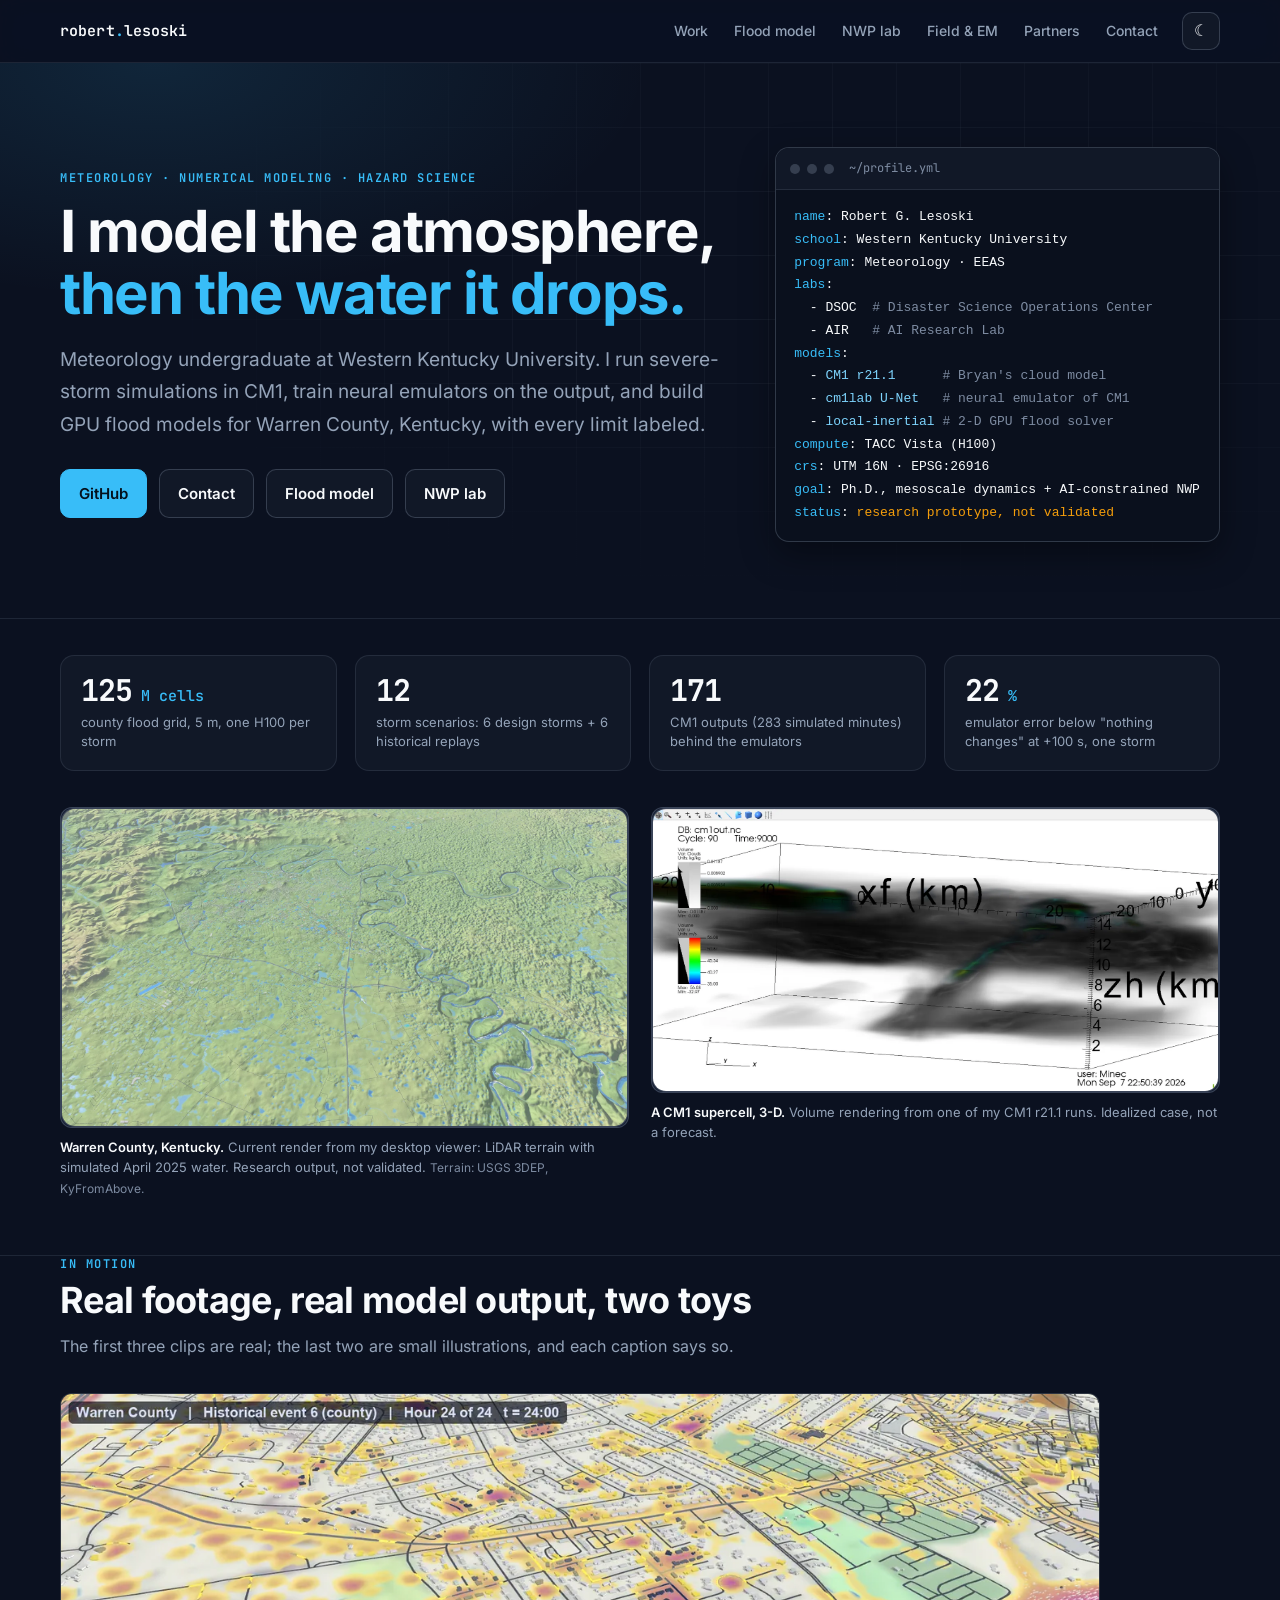
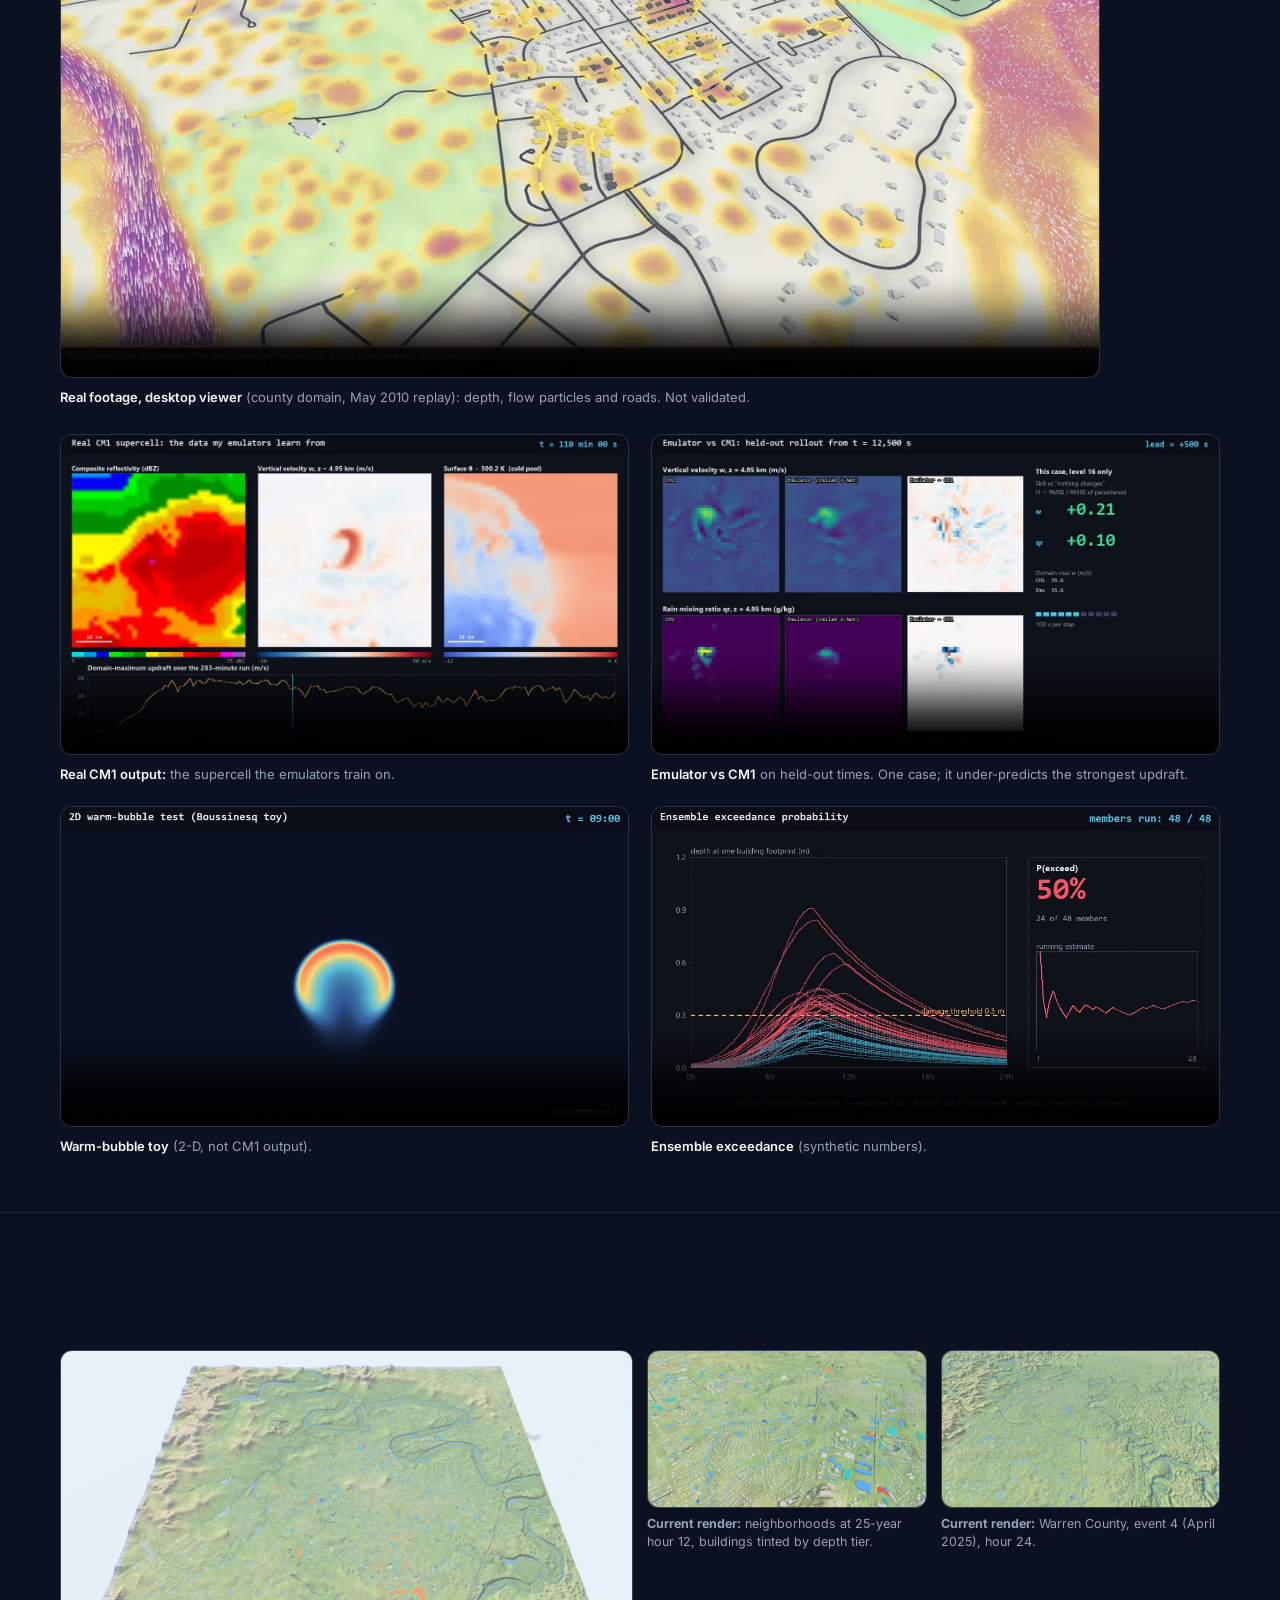
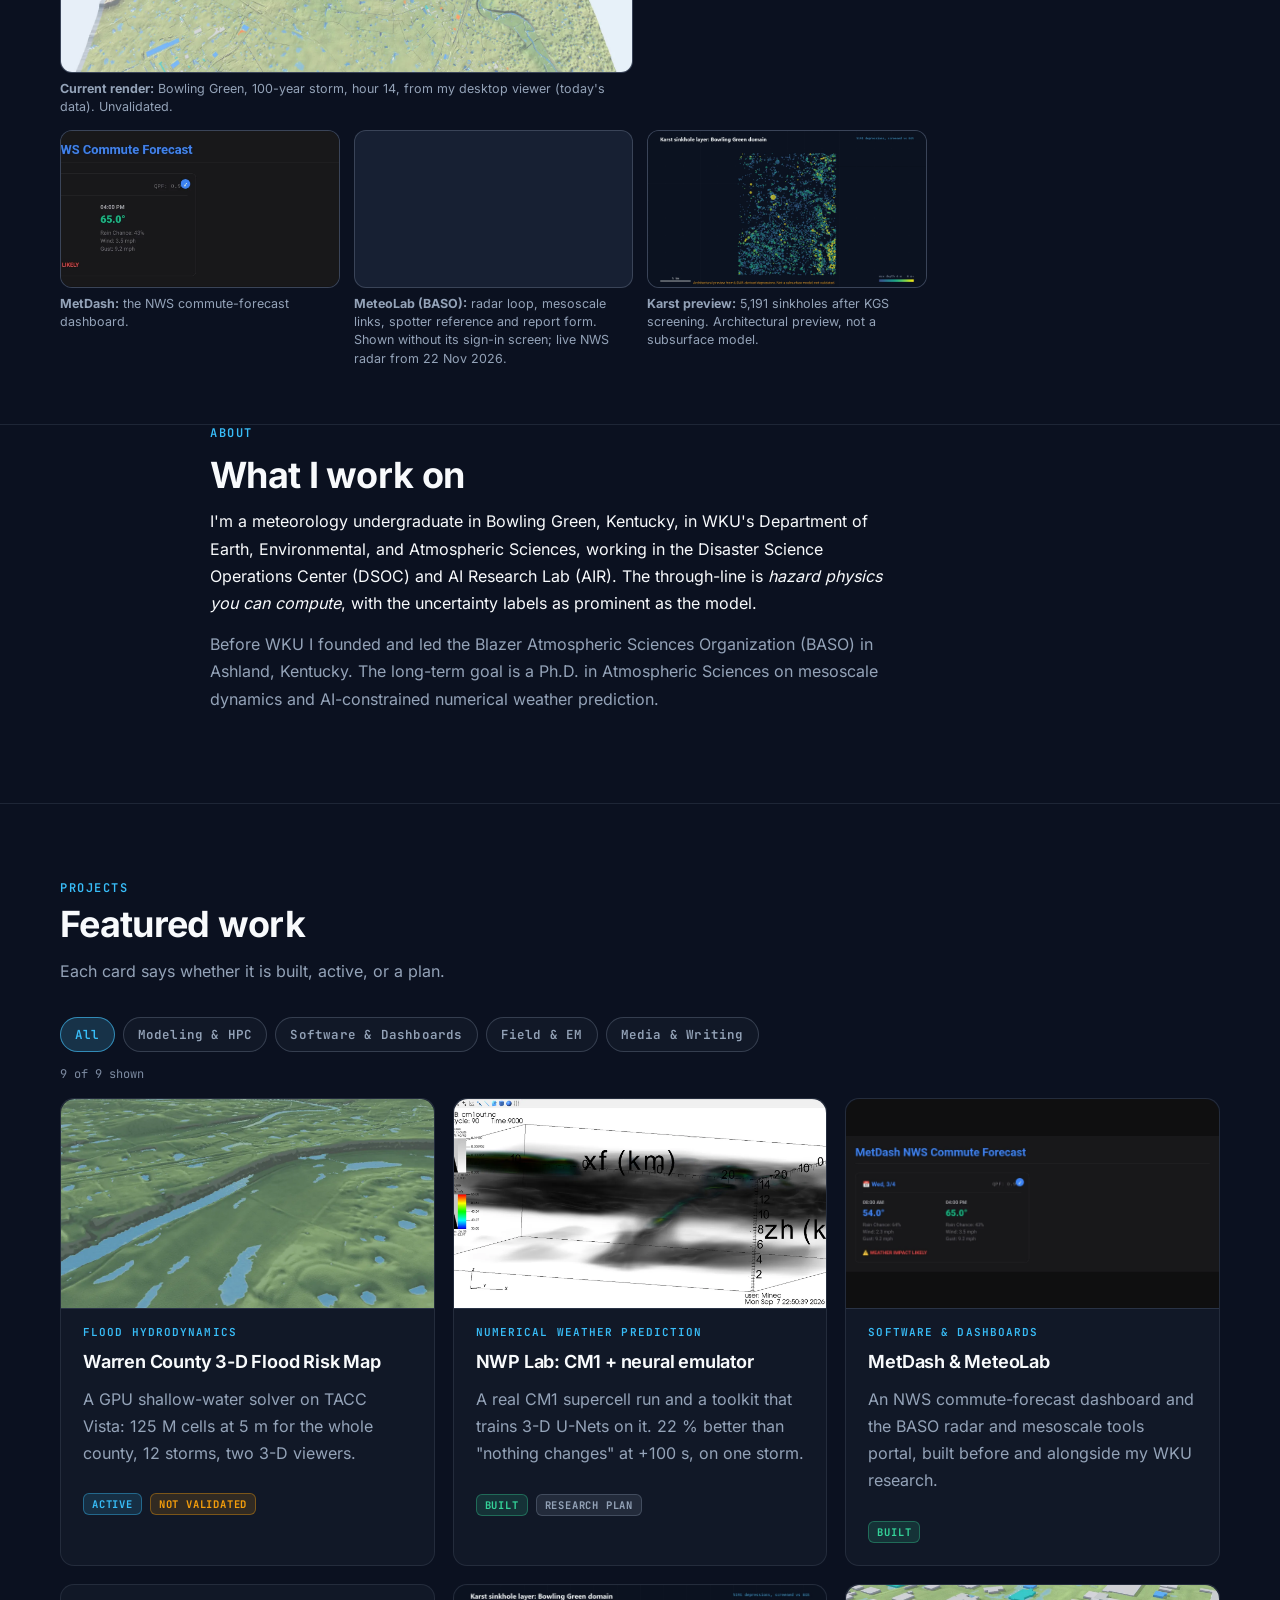
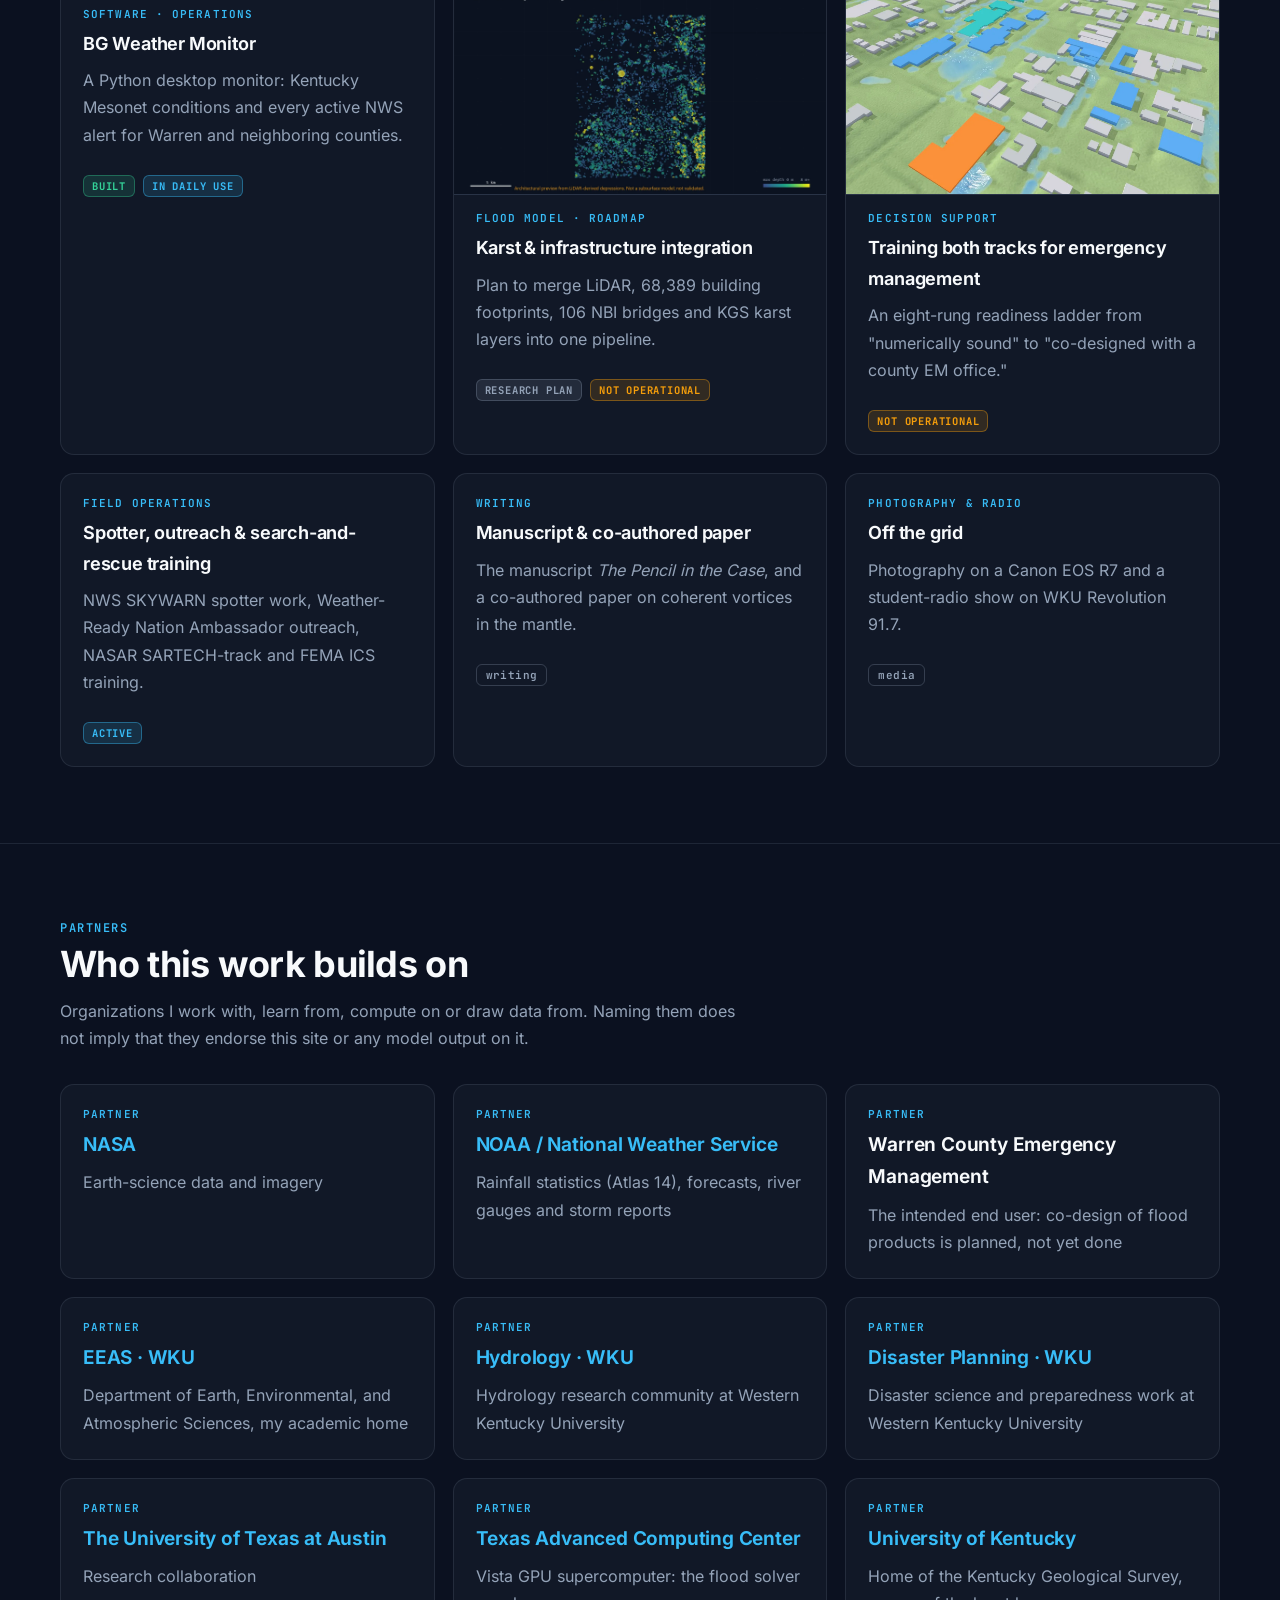
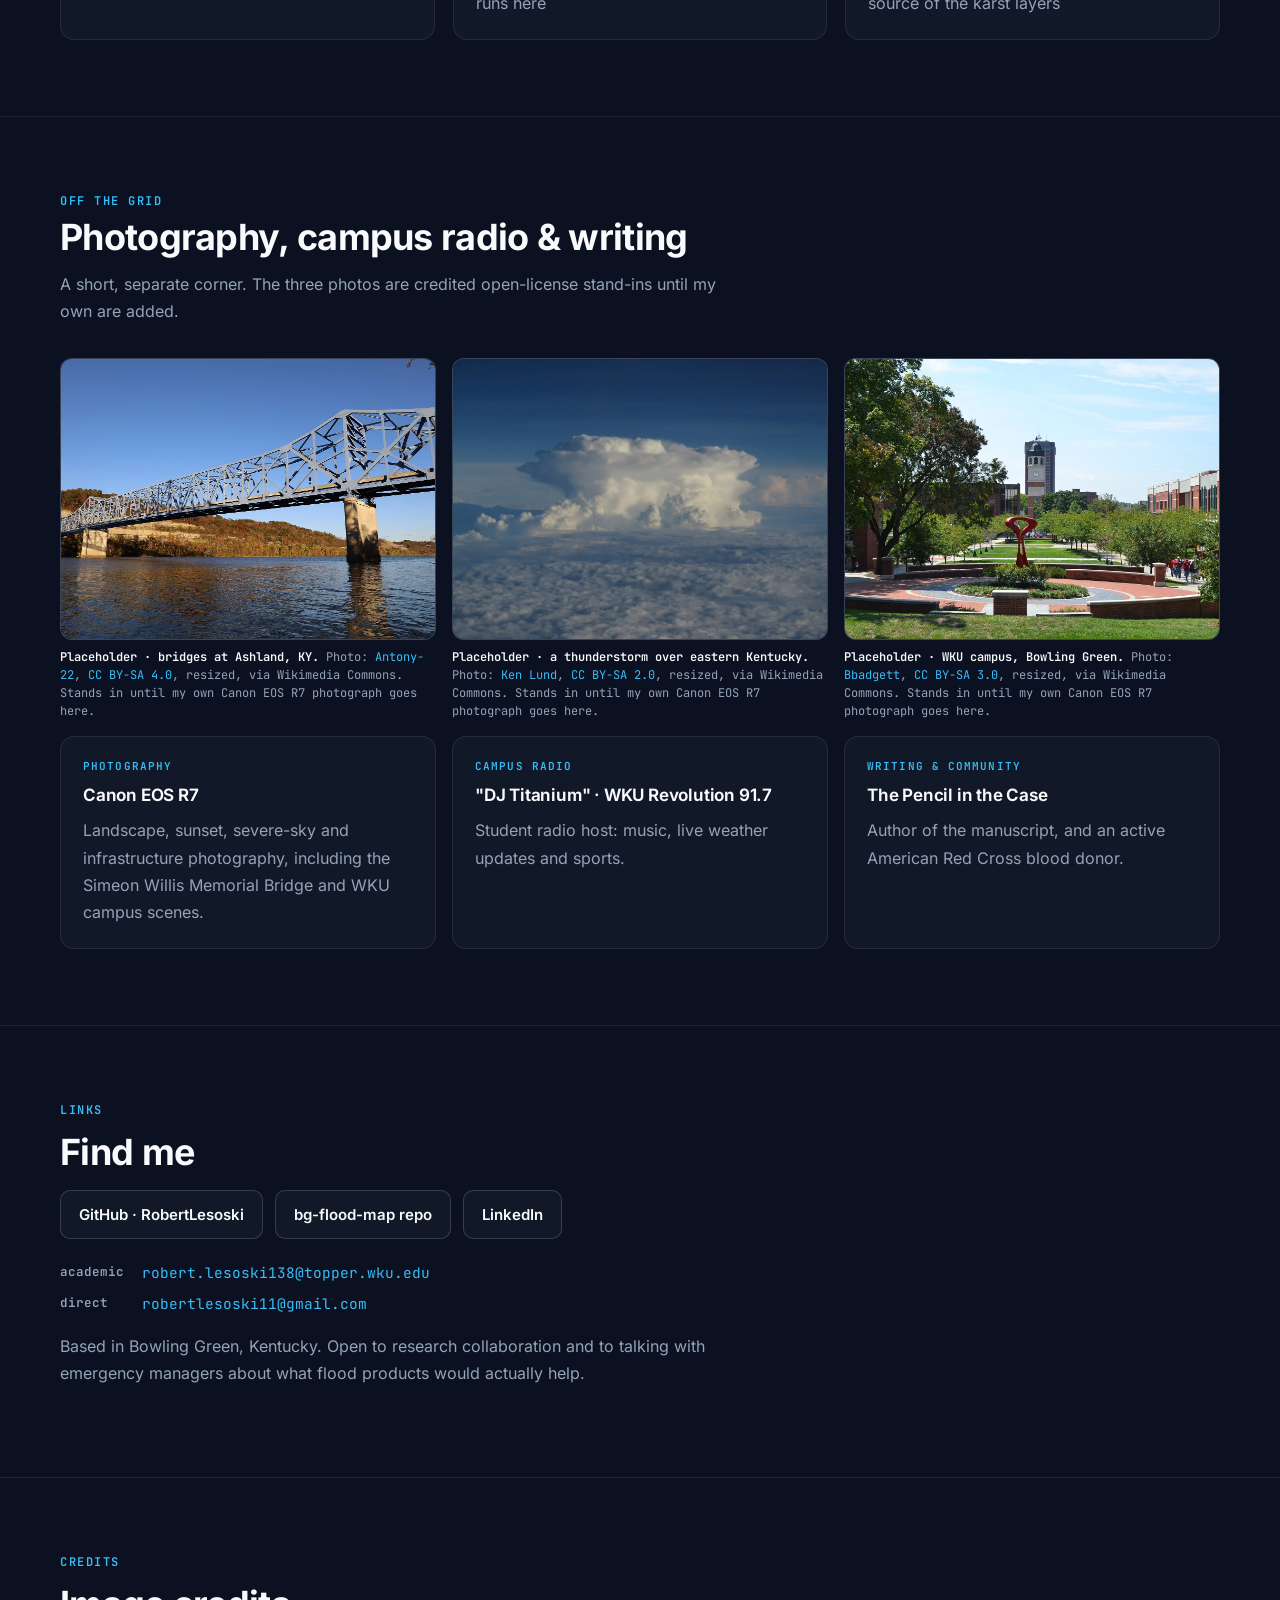
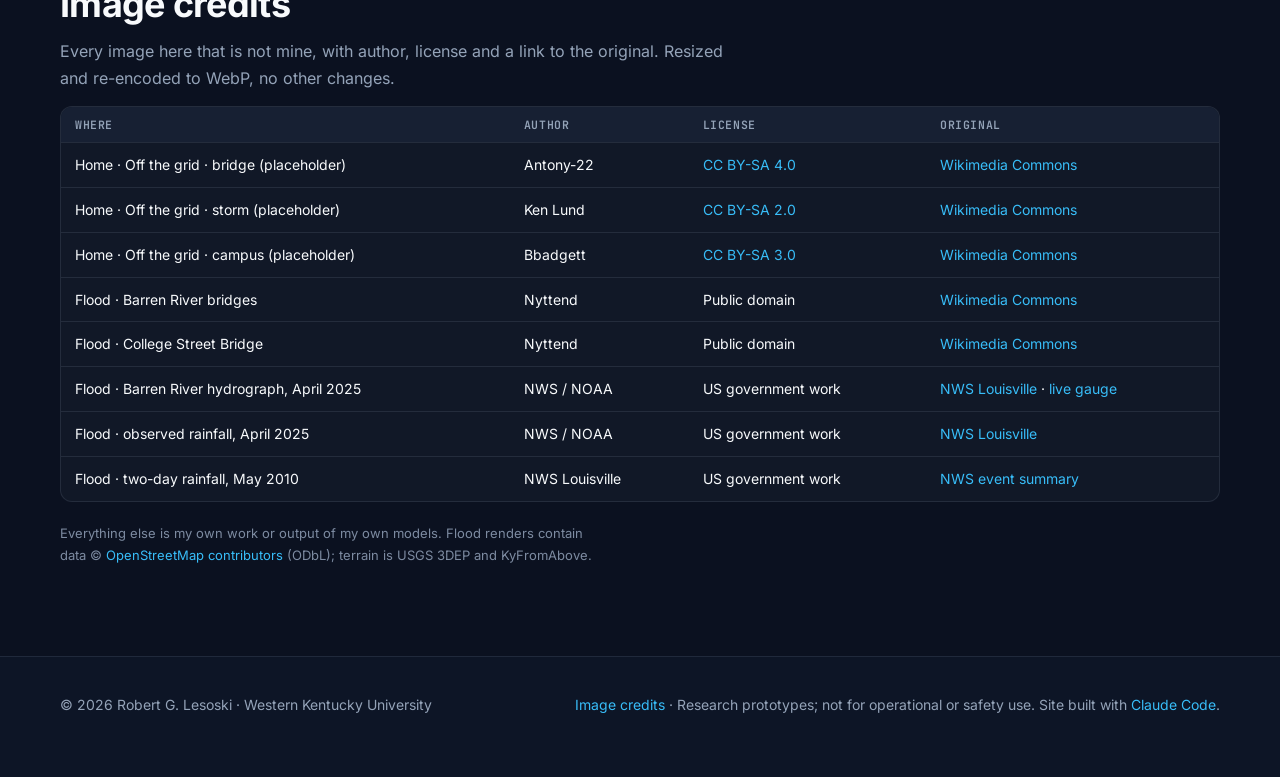
<file: index.html>
<!doctype html>
<html lang="en" class="no-js" data-theme="dark">
<head>
<meta charset="utf-8">
<meta name="viewport" content="width=device-width, initial-scale=1">
<title>Robert G. Lesoski — Meteorology, Numerical Modeling &amp; Flood Hazard Research</title>
<meta name="description" content="Meteorology undergraduate at Western Kentucky University. CM1 severe-storm modeling and neural emulators, a GPU flood model of Warren County, KY, weather software, and field readiness for emergency management.">
<link rel="canonical" href="https://robertlesoski.github.io/">
<link rel="icon" href="assets/favicon.svg" type="image/svg+xml">
<meta name="theme-color" content="#0b1120">
<meta property="og:type" content="website">
<meta property="og:title" content="Robert G. Lesoski — Meteorology, Numerical Modeling &amp; Flood Hazard Research">
<meta property="og:description" content="Meteorology undergraduate at Western Kentucky University. CM1 severe-storm modeling and neural emulators, a GPU flood model of Warren County, KY, weather software, and field readiness for emergency management.">
<meta property="og:url" content="https://robertlesoski.github.io/">
<meta property="og:image" content="https://robertlesoski.github.io/assets/img/og-card.jpg">
<meta name="twitter:card" content="summary_large_image">
<script>try{var t=localStorage.getItem('theme');if(t==='light'||t==='dark')document.documentElement.setAttribute('data-theme',t)}catch(e){}</script>
<link rel="preload" href="assets/fonts/inter-latin.woff2" as="font" type="font/woff2" crossorigin>
<link rel="preload" href="assets/fonts/jetbrains-mono-latin.woff2" as="font" type="font/woff2" crossorigin>
<link rel="stylesheet" href="assets/css/site.css">
</head>
<body>
<a class="skip" href="#main">Skip to content</a>
<header class="site-header">
  <div class="wrap">
    <a class="brand" href="index.html">robert<b>.</b>lesoski</a>
    <nav class="nav" id="site-nav" aria-label="Primary">
      <a href="#work" data-spy="work">Work</a>
      <a href="flood.html">Flood model</a>
      <a href="nwp-lab.html">NWP lab</a>
      <a href="emergency-management.html">Field &amp; EM</a>
      <a href="#partners" data-spy="partners">Partners</a>
      <a href="#contact" data-spy="contact">Contact</a>
    </nav>
    <button id="theme-toggle" class="icon-btn" type="button" aria-label="Switch to light theme" aria-pressed="false">☾</button>
    <button id="menu-btn" class="menu-btn" type="button" aria-label="Open menu" aria-expanded="false" aria-controls="site-nav">☰</button>
  </div>
</header>

<main id="main">

<div class="hero">
  <div class="hero-bg" aria-hidden="true"></div>
  <div class="hero-grid-bg" aria-hidden="true"></div>
  <div class="wrap">
    <div>
      <p class="eyebrow">Meteorology · Numerical modeling · Hazard science</p>
      <h1>I model the atmosphere,<br><span class="grad">then the water it drops.</span></h1>
      <p class="lede">Meteorology undergraduate at Western Kentucky University. I run severe-storm simulations in CM1, train neural emulators on the output, and build GPU flood models for Warren County, Kentucky, with every limit labeled.</p>
      <div class="cta">
        <a class="btn primary" href="https://github.com/RobertLesoski" rel="noopener">GitHub</a>
        <a class="btn" href="#contact">Contact</a>
        <a class="btn" href="flood.html">Flood model</a>
        <a class="btn" href="nwp-lab.html">NWP lab</a>
      </div>
    </div>
    <div class="term" role="img" aria-label="Profile summary as a YAML snippet">
<div class="term-bar"><i></i><i></i><i></i><span>~/profile.yml</span></div>
<pre><span class="k">name</span>: <span class="s">Robert G. Lesoski</span>
<span class="k">school</span>: <span class="s">Western Kentucky University</span>
<span class="k">program</span>: <span class="s">Meteorology · EEAS</span>
<span class="k">labs</span>:
  - <span class="s">DSOC</span>  <span class="c"># Disaster Science Operations Center</span>
  - <span class="s">AIR</span>   <span class="c"># AI Research Lab</span>
<span class="k">models</span>:
  - <span class="p">CM1 r21.1</span>      <span class="c"># Bryan's cloud model</span>
  - <span class="p">cm1lab U-Net</span>   <span class="c"># neural emulator of CM1</span>
  - <span class="p">local-inertial</span> <span class="c"># 2-D GPU flood solver</span>
<span class="k">compute</span>: <span class="s">TACC Vista (H100)</span>
<span class="k">crs</span>: <span class="s">UTM 16N · EPSG:26916</span>
<span class="k">goal</span>: <span class="s">Ph.D., mesoscale dynamics + AI-constrained NWP</span>
<span class="k">status</span>: <span class="r">research prototype, not validated</span></pre>
    </div>
  </div>
</div>

<section style="padding:36px 0">
  <div class="wrap grid g4">
    <div class="card stat reveal"><div class="num">125<small> M cells</small></div><div class="lbl">county flood grid, 5 m, one H100 per storm</div></div>
    <div class="card stat reveal"><div class="num">12</div><div class="lbl">storm scenarios: 6 design storms + 6 historical replays</div></div>
    <div class="card stat reveal"><div class="num">171</div><div class="lbl">CM1 outputs (283 simulated minutes) behind the emulators</div></div>
    <div class="card stat reveal"><div class="num">22<small> %</small></div><div class="lbl">emulator error below "nothing changes" at +100 s, one storm</div></div>
  </div>
</section>

<section class="media-band" style="padding:0 0 56px">
  <div class="wrap grid g2" style="gap:22px;align-items:start">
    <figure class="fig reveal">
  <button class="lb" type="button" aria-label="Enlarge: Current render of Warren County terrain and river meanders w"><img src="assets/img/current-county-ev4.webp" width="1600" height="900" loading="lazy" decoding="async" alt="Current render of Warren County terrain and river meanders with simulated event-4 water"></button>
  <figcaption><b>Warren County, Kentucky.</b> Current render from my desktop viewer: LiDAR terrain with simulated April 2025 water. Research output, not validated. <span class="credit">Terrain: USGS 3DEP, KyFromAbove.</span></figcaption>
</figure>
    <figure class="fig reveal">
  <button class="lb" type="button" aria-label="Enlarge: VisIt volume rendering of cloud water from a CM1 supercell s"><img src="assets/img/cm1-full-clouds.webp" width="1600" height="801" loading="lazy" decoding="async" alt="VisIt volume rendering of cloud water from a CM1 supercell showing the updraft column and anvil"></button>
  <figcaption><b>A CM1 supercell, 3-D.</b> Volume rendering from one of my CM1 r21.1 runs. Idealized case, not a forecast.</figcaption>
</figure>
  </div>
</section>

<section id="motion" style="padding:0 0 56px">
  <div class="wrap">
    <div class="sec-head reveal"><p class="eyebrow">In motion</p><h2>Real footage, real model output, two toys</h2>
      <p class="muted">The first three clips are real; the last two are small illustrations, and each caption says so.</p></div>
    <figure class="fig vid reveal" style="max-width:1040px;margin-bottom:26px">
  <video controls muted loop playsinline preload="none" width="1280" height="720" poster="assets/img/ev6-tour-poster.webp">
    <source src="assets/video/ev6-tour.mp4" type="video/mp4">
    Your browser can't play this video. <a href="assets/video/ev6-tour.mp4">Download the clip</a>.
  </video>
  <figcaption><b>Real footage, desktop viewer</b> (county domain, May 2010 replay): depth, flow particles and roads. Not validated.</figcaption>
</figure>
    <div class="vgrid">
      <figure class="fig vid reveal">
  <video controls muted loop playsinline preload="none" data-autoplay width="1280" height="720" poster="assets/img/cm1-supercell-poster.webp">
    <source src="assets/video/cm1-supercell.mp4" type="video/mp4">
    Your browser can't play this video. <a href="assets/video/cm1-supercell.mp4">Download the clip</a>.
  </video>
  <figcaption><b>Real CM1 output:</b> the supercell the emulators train on.</figcaption>
</figure>
      <figure class="fig vid reveal">
  <video controls muted loop playsinline preload="none" data-autoplay width="1280" height="720" poster="assets/img/emulator-vs-cm1-poster.webp">
    <source src="assets/video/emulator-vs-cm1.mp4" type="video/mp4">
    Your browser can't play this video. <a href="assets/video/emulator-vs-cm1.mp4">Download the clip</a>.
  </video>
  <figcaption><b>Emulator vs CM1</b> on held-out times. One case; it under-predicts the strongest updraft.</figcaption>
</figure>
      <figure class="fig vid reveal">
  <video controls muted loop playsinline preload="none" data-autoplay width="1024" height="576" poster="assets/img/bubble-poster.webp">
    <source src="assets/video/bubble.mp4" type="video/mp4">
    Your browser can't play this video. <a href="assets/video/bubble.mp4">Download the clip</a>.
  </video>
  <figcaption><b>Warm-bubble toy</b> (2-D, not CM1 output).</figcaption>
</figure>
      <figure class="fig vid reveal">
  <video controls muted loop playsinline preload="none" data-autoplay width="1024" height="576" poster="assets/img/ensemble-poster.webp">
    <source src="assets/video/ensemble.mp4" type="video/mp4">
    Your browser can't play this video. <a href="assets/video/ensemble.mp4">Download the clip</a>.
  </video>
  <figcaption><b>Ensemble exceedance</b> (synthetic numbers).</figcaption>
</figure>
    </div>
  </div>
</section>

<section id="screens" style="padding:0 0 56px">
  <div class="wrap">
    <div class="sec-head reveal"><p class="eyebrow">Screens</p><h2>Current screenshots</h2>
      <p class="muted">Rendered this week from my own tools. Click to enlarge.</p></div>
    <div class="gallery"><figure class="shot wide"><button class="lb" type="button" aria-label="Enlarge: Current render of Bowling Green and the Barren River from th"><img src="assets/img/current-city-100yr.webp" width="1600" height="900" loading="lazy" decoding="async" alt="Current render of Bowling Green and the Barren River from the desktop viewer, 100-year storm at hour 14"></button><figcaption><b>Current render:</b> Bowling Green, 100-year storm, hour 14, from my desktop viewer (today's data). Unvalidated.</figcaption></figure><figure class="shot"><button class="lb" type="button" aria-label="Enlarge: Current close render of Bowling Green neighborhoods with bui"><img src="assets/img/current-city-25yr-close.webp" width="1600" height="900" loading="lazy" decoding="async" alt="Current close render of Bowling Green neighborhoods with buildings tinted by flood-depth tier"></button><figcaption><b>Current render:</b> neighborhoods at 25-year hour 12, buildings tinted by depth tier.</figcaption></figure><figure class="shot"><button class="lb" type="button" aria-label="Enlarge: Current render of Warren County terrain and river meanders w"><img src="assets/img/current-county-ev4.webp" width="1600" height="900" loading="lazy" decoding="async" alt="Current render of Warren County terrain and river meanders with event-4 water"></button><figcaption><b>Current render:</b> Warren County, event 4 (April 2025), hour 24.</figcaption></figure><figure class="shot"><button class="lb" type="button" aria-label="Enlarge: MetDash NWS Commute Forecast dashboard card"><img src="assets/img/metdash-ui.webp" width="1600" height="584" loading="lazy" decoding="async" alt="MetDash NWS Commute Forecast dashboard card"></button><figcaption><b>MetDash:</b> the NWS commute-forecast dashboard.</figcaption></figure><figure class="shot"><button class="lb" type="button" aria-label="Enlarge: MeteoLab interface with a KRLX radar loop, education portal "><img src="assets/img/meteolab-trends.webp" width="1600" height="1000" loading="lazy" decoding="async" alt="MeteoLab interface with a KRLX radar loop, education portal and spotter reference"></button><figcaption><b>MeteoLab (BASO):</b> radar loop, mesoscale links, spotter reference and report form. Shown without its sign-in screen; live NWS radar from 22 Nov 2026.</figcaption></figure><figure class="shot"><button class="lb" type="button" aria-label="Enlarge: LiDAR-derived karst sinkholes in the Bowling Green domain"><img src="assets/img/karst-xray-preview.webp" width="1600" height="900" loading="lazy" decoding="async" alt="LiDAR-derived karst sinkholes in the Bowling Green domain"></button><figcaption><b>Karst preview:</b> 5,191 sinkholes after KGS screening. Architectural preview, not a subsurface model.</figcaption></figure></div>
  </div>
</section>

<section id="about" style="padding-top:0">
  <div class="wrap reveal" style="max-width:860px">
    <p class="eyebrow">About</p>
    <h2>What I work on</h2>
    <p>I'm a meteorology undergraduate in Bowling Green, Kentucky, in WKU's Department of Earth, Environmental, and Atmospheric Sciences, working in the Disaster Science Operations Center (DSOC) and AI Research Lab (AIR). The through-line is <em>hazard physics you can compute</em>, with the uncertainty labels as prominent as the model.</p>
    <p class="muted">Before WKU I founded and led the Blazer Atmospheric Sciences Organization (BASO) in Ashland, Kentucky. The long-term goal is a Ph.D. in Atmospheric Sciences on mesoscale dynamics and AI-constrained numerical weather prediction.</p>
  </div>
</section>

<section id="work">
  <div class="wrap">
    <div class="sec-head reveal"><p class="eyebrow">Projects</p><h2>Featured work</h2>
      <p class="muted">Each card says whether it is built, active, or a plan.</p></div>
    <div class="filters reveal" role="group" aria-label="Filter featured work by category" data-filter-group="work-grid">
      <button type="button" data-cat="all" aria-pressed="true">All</button>
      <button type="button" data-cat="modeling" aria-pressed="false">Modeling &amp; HPC</button>
      <button type="button" data-cat="software" aria-pressed="false">Software &amp; Dashboards</button>
      <button type="button" data-cat="field" aria-pressed="false">Field &amp; EM</button>
      <button type="button" data-cat="media" aria-pressed="false">Media &amp; Writing</button>
    </div>
    <p class="work-count" id="work-grid-count" aria-live="polite"></p>
    <div class="work-grid" id="work-grid">
      <a class="card work-card reveal" data-cat="modeling software" href="flood.html">
        <div class="thumb"><img src="assets/img/barren-river-low-sun.webp" width="1024" height="576" loading="lazy" decoding="async" alt="Low-sun 3-D render of the Barren River floodplain with simulated flood water"></div>
        <div class="body"><div class="kicker">Flood hydrodynamics</div><h3>Warren County 3-D Flood Risk Map</h3><p class="muted">A GPU shallow-water solver on TACC Vista: 125 M cells at 5 m for the whole county, 12 storms, two 3-D viewers.</p><div class="status-row"><span class="pill live">active</span><span class="pill limit">not validated</span></div></div>
      </a>
      <a class="card work-card reveal" data-cat="modeling" href="nwp-lab.html">
        <div class="thumb"><img src="assets/img/cm1-full-clouds.webp" width="1600" height="801" loading="lazy" decoding="async" alt="Volume rendering of a CM1 supercell: updraft column and anvil outflow"></div>
        <div class="body"><div class="kicker">Numerical weather prediction</div><h3>NWP Lab: CM1 + neural emulator</h3><p class="muted">A real CM1 supercell run and a toolkit that trains 3-D U-Nets on it. 22 % better than "nothing changes" at +100 s, on one storm.</p><div class="status-row"><span class="pill done">built</span><span class="pill plan">research plan</span></div></div>
      </a>
      <article class="card work-card hoverable reveal" data-cat="software">
        <div class="thumb contain"><img src="assets/img/metdash-ui.webp" width="1600" height="584" loading="lazy" decoding="async" alt="MetDash NWS Commute Forecast card showing temperatures, rain chance, wind and a weather-impact flag"></div>
        <div class="body"><div class="kicker">Software &amp; dashboards</div><h3>MetDash &amp; MeteoLab</h3><p class="muted">An NWS commute-forecast dashboard and the BASO radar and mesoscale tools portal, built before and alongside my WKU research.</p><div class="status-row"><span class="pill done">built</span></div></div>
      </article>
      <article class="card work-card hoverable reveal" data-cat="software">
        
        <div class="body"><div class="kicker">Software · operations</div><h3>BG Weather Monitor</h3><p class="muted">A Python desktop monitor: Kentucky Mesonet conditions and every active NWS alert for Warren and neighboring counties.</p><div class="status-row"><span class="pill done">built</span><span class="pill live">in daily use</span></div></div>
      </article>
      <a class="card work-card reveal" data-cat="modeling software" href="flood.html#karst">
        <div class="thumb"><img src="assets/img/karst-xray-preview.webp" width="1600" height="900" loading="lazy" decoding="async" alt="Map of LiDAR-derived karst sinkholes in the Bowling Green domain colored by depth"></div>
        <div class="body"><div class="kicker">Flood model · roadmap</div><h3>Karst &amp; infrastructure integration</h3><p class="muted">Plan to merge LiDAR, 68,389 building footprints, 106 NBI bridges and KGS karst layers into one pipeline.</p><div class="status-row"><span class="pill plan">research plan</span><span class="pill limit">not operational</span></div></div>
      </a>
      <a class="card work-card reveal" data-cat="field" href="emergency-management.html">
        <div class="thumb"><img src="assets/img/downtown-exposure.webp" width="1440" height="810" loading="lazy" decoding="async" alt="3-D view of downtown buildings tinted by simulated flood-depth tier"></div>
        <div class="body"><div class="kicker">Decision support</div><h3>Training both tracks for emergency management</h3><p class="muted">An eight-rung readiness ladder from "numerically sound" to "co-designed with a county EM office."</p><div class="status-row"><span class="pill limit">not operational</span></div></div>
      </a>
      <a class="card work-card reveal" data-cat="field" href="emergency-management.html#field">
        
        <div class="body"><div class="kicker">Field operations</div><h3>Spotter, outreach &amp; search-and-rescue training</h3><p class="muted">NWS SKYWARN spotter work, Weather-Ready Nation Ambassador outreach, NASAR SARTECH-track and FEMA ICS training.</p><div class="status-row"><span class="pill live">active</span></div></div>
      </a>
      <a class="card work-card reveal" data-cat="media" href="#offgrid">
        
        <div class="body"><div class="kicker">Writing</div><h3>Manuscript &amp; co-authored paper</h3><p class="muted">The manuscript <em>The Pencil in the Case</em>, and a co-authored paper on coherent vortices in the mantle.</p><div class="status-row"><span class="badge">writing</span></div></div>
      </a>
      <a class="card work-card reveal" data-cat="media" href="#offgrid">
        
        <div class="body"><div class="kicker">Photography &amp; radio</div><h3>Off the grid</h3><p class="muted">Photography on a Canon EOS R7 and a student-radio show on WKU Revolution 91.7.</p><div class="status-row"><span class="badge">media</span></div></div>
      </a>
    </div>
  </div>
</section>

<section id="partners">
  <div class="wrap">
    <div class="sec-head reveal"><p class="eyebrow">Partners</p><h2>Who this work builds on</h2>
      <p class="muted">Organizations I work with, learn from, compute on or draw data from. Naming them does not imply that they endorse this site or any model output on it.</p></div>
    <div class="grid g3">
    <div class="card reveal"><div class="kicker">Partner</div><h3><a href="https://www.nasa.gov/" rel="noopener">NASA</a></h3><p class="muted">Earth-science data and imagery</p></div>
    <div class="card reveal"><div class="kicker">Partner</div><h3><a href="https://www.noaa.gov/" rel="noopener">NOAA / National Weather Service</a></h3><p class="muted">Rainfall statistics (Atlas 14), forecasts, river gauges and storm reports</p></div>
    <div class="card reveal"><div class="kicker">Partner</div><h3>Warren County Emergency Management</h3><p class="muted">The intended end user: co-design of flood products is planned, not yet done</p></div>
    <div class="card reveal"><div class="kicker">Partner</div><h3><a href="https://www.wku.edu/" rel="noopener">EEAS · WKU</a></h3><p class="muted">Department of Earth, Environmental, and Atmospheric Sciences, my academic home</p></div>
    <div class="card reveal"><div class="kicker">Partner</div><h3><a href="https://www.wku.edu/" rel="noopener">Hydrology · WKU</a></h3><p class="muted">Hydrology research community at Western Kentucky University</p></div>
    <div class="card reveal"><div class="kicker">Partner</div><h3><a href="https://www.wku.edu/" rel="noopener">Disaster Planning · WKU</a></h3><p class="muted">Disaster science and preparedness work at Western Kentucky University</p></div>
    <div class="card reveal"><div class="kicker">Partner</div><h3><a href="https://www.utexas.edu/" rel="noopener">The University of Texas at Austin</a></h3><p class="muted">Research collaboration</p></div>
    <div class="card reveal"><div class="kicker">Partner</div><h3><a href="https://www.tacc.utexas.edu/" rel="noopener">Texas Advanced Computing Center</a></h3><p class="muted">Vista GPU supercomputer: the flood solver runs here</p></div>
    <div class="card reveal"><div class="kicker">Partner</div><h3><a href="https://www.uky.edu/" rel="noopener">University of Kentucky</a></h3><p class="muted">Home of the Kentucky Geological Survey, source of the karst layers</p></div>
    </div>
  </div>
</section>

<section id="offgrid">
  <div class="wrap">
    <div class="sec-head reveal"><p class="eyebrow">Off the grid</p><h2>Photography, campus radio &amp; writing</h2>
      <p class="muted">A short, separate corner. The three photos are credited open-license stand-ins until my own are added.</p></div>
    <div class="bento">
      <figure class="photo reveal" data-fallback>
        <div class="frame" data-missing=""><button class="lb" type="button" aria-label="Enlarge: bridge at Ashland"><img src="assets/img/photo-bridge-sunset.webp" width="1600" height="1067" loading="lazy" decoding="async" alt="A steel truss bridge over a wide river, lit by low sun against a blue sky"></button></div>
        <figcaption><b>Placeholder · bridges at Ashland, KY.</b> Photo: <a href="https://commons.wikimedia.org/wiki/File:Williamson_and_Willis_Bridges_2023g.jpg" rel="noopener">Antony-22</a>, <a href="https://creativecommons.org/licenses/by-sa/4.0/" rel="noopener">CC BY-SA 4.0</a>, resized, via Wikimedia Commons. Stands in until my own Canon EOS R7 photograph goes here.</figcaption>
      </figure>
      <figure class="photo reveal" data-fallback>
        <div class="frame" data-missing=""><button class="lb" type="button" aria-label="Enlarge: thunderstorm over Kentucky"><img src="assets/img/photo-storm-sky.webp" width="1600" height="1067" loading="lazy" decoding="async" alt="A cumulonimbus tower with a flat anvil top above a cloud deck, seen from an aircraft"></button></div>
        <figcaption><b>Placeholder · a thunderstorm over eastern Kentucky.</b> Photo: <a href="https://commons.wikimedia.org/wiki/File:Thunderstorms_Over_Eastern_Kentucky_(14311792357).jpg" rel="noopener">Ken Lund</a>, <a href="https://creativecommons.org/licenses/by-sa/2.0/" rel="noopener">CC BY-SA 2.0</a>, resized, via Wikimedia Commons. Stands in until my own Canon EOS R7 photograph goes here.</figcaption>
      </figure>
      <figure class="photo reveal" data-fallback>
        <div class="frame" data-missing=""><button class="lb" type="button" aria-label="Enlarge: WKU campus"><img src="assets/img/photo-campus-golden-hour.webp" width="1600" height="1067" loading="lazy" decoding="async" alt="WKU campus quad with a red sculpture, brick buildings and a clock tower"></button></div>
        <figcaption><b>Placeholder · WKU campus, Bowling Green.</b> Photo: <a href="https://commons.wikimedia.org/wiki/File:WKU_Center_Campas.jpg" rel="noopener">Bbadgett</a>, <a href="https://creativecommons.org/licenses/by-sa/3.0/" rel="noopener">CC BY-SA 3.0</a>, resized, via Wikimedia Commons. Stands in until my own Canon EOS R7 photograph goes here.</figcaption>
      </figure>
      <div class="card reveal"><div class="kicker">Photography</div><h3>Canon EOS R7</h3><p class="muted">Landscape, sunset, severe-sky and infrastructure photography, including the Simeon Willis Memorial Bridge and WKU campus scenes.</p></div>
      <div class="card reveal"><div class="kicker">Campus radio</div><h3>"DJ Titanium" · WKU Revolution 91.7</h3><p class="muted">Student radio host: music, live weather updates and sports.</p></div>
      <div class="card reveal"><div class="kicker">Writing &amp; community</div><h3>The Pencil in the Case</h3><p class="muted">Author of the manuscript, and an active American Red Cross blood donor.</p></div>
    </div>
  </div>
</section>

<section id="contact">
  <div class="wrap reveal">
    <p class="eyebrow">Links</p>
    <h2>Find me</h2>
    <div class="cta" style="margin-top:16px">
      <a class="btn" href="https://github.com/RobertLesoski" rel="noopener">GitHub · RobertLesoski</a>
      <a class="btn" href="https://github.com/RobertLesoski/bg-flood-map" rel="noopener">bg-flood-map repo</a>
      <a class="btn" href="https://www.linkedin.com/in/robert-lesoski-8817a6209/" rel="noopener">LinkedIn</a>
    </div>
    <dl class="spec" style="margin-top:22px">
      <dt>academic</dt><dd><a class="mono" href="mailto:robert.lesoski138@topper.wku.edu">robert.lesoski138@topper.wku.edu</a></dd>
      <dt>direct</dt><dd><a class="mono" href="mailto:robertlesoski11@gmail.com">robertlesoski11@gmail.com</a></dd>
    </dl>
    <p class="muted" style="margin-top:6px">Based in Bowling Green, Kentucky. Open to research collaboration and to talking with emergency managers about what flood products would actually help.</p>
  </div>
</section>

<section id="credits">
  <div class="wrap reveal">
    <p class="eyebrow">Credits</p>
    <h2>Image credits</h2>
    <p class="muted">Every image here that is not mine, with author, license and a link to the original. Resized and re-encoded to WebP, no other changes.</p>
    <div class="tbl-wrap"><table>
      <thead><tr><th>Where</th><th>Author</th><th>License</th><th>Original</th></tr></thead>
      <tbody>
      <tr><td>Home · Off the grid · bridge (placeholder)</td><td>Antony-22</td><td><a href="https://creativecommons.org/licenses/by-sa/4.0/" rel="noopener">CC BY-SA 4.0</a></td><td><a href="https://commons.wikimedia.org/wiki/File:Williamson_and_Willis_Bridges_2023g.jpg" rel="noopener">Wikimedia Commons</a></td></tr>
      <tr><td>Home · Off the grid · storm (placeholder)</td><td>Ken Lund</td><td><a href="https://creativecommons.org/licenses/by-sa/2.0/" rel="noopener">CC BY-SA 2.0</a></td><td><a href="https://commons.wikimedia.org/wiki/File:Thunderstorms_Over_Eastern_Kentucky_(14311792357).jpg" rel="noopener">Wikimedia Commons</a></td></tr>
      <tr><td>Home · Off the grid · campus (placeholder)</td><td>Bbadgett</td><td><a href="https://creativecommons.org/licenses/by-sa/3.0/" rel="noopener">CC BY-SA 3.0</a></td><td><a href="https://commons.wikimedia.org/wiki/File:WKU_Center_Campas.jpg" rel="noopener">Wikimedia Commons</a></td></tr>
      <tr><td>Flood · Barren River bridges</td><td>Nyttend</td><td>Public domain</td><td><a href="https://commons.wikimedia.org/wiki/File:Barren_River_L%26N_Bridge_with_road_bridge.jpg" rel="noopener">Wikimedia Commons</a></td></tr>
      <tr><td>Flood · College Street Bridge</td><td>Nyttend</td><td>Public domain</td><td><a href="https://commons.wikimedia.org/wiki/File:College_Street_Bridge,_Bowling_Green.jpg" rel="noopener">Wikimedia Commons</a></td></tr>
      <tr><td>Flood · Barren River hydrograph, April 2025</td><td>NWS / NOAA</td><td>US government work</td><td><a href="https://www.weather.gov/lmk/HistoricRainfallFloodingApril2-62025" rel="noopener">NWS Louisville</a> · <a href="https://water.noaa.gov/gauges/bwgk2" rel="noopener">live gauge</a></td></tr>
      <tr><td>Flood · observed rainfall, April 2025</td><td>NWS / NOAA</td><td>US government work</td><td><a href="https://www.weather.gov/lmk/HistoricRainfallFloodingApril2-62025" rel="noopener">NWS Louisville</a></td></tr>
      <tr><td>Flood · two-day rainfall, May 2010</td><td>NWS Louisville</td><td>US government work</td><td><a href="https://www.weather.gov/lmk/flood_050210_how_it_happened" rel="noopener">NWS event summary</a></td></tr>
      </tbody></table></div>
    <p class="note">Everything else is my own work or output of my own models. Flood renders contain data © <a href="https://www.openstreetmap.org/copyright" rel="noopener">OpenStreetMap contributors</a> (ODbL); terrain is USGS 3DEP and KyFromAbove.</p>
  </div>
</section>

</main>

<footer class="site-footer">
  <div class="wrap">
    <p>© <span id="yr">2026</span> Robert G. Lesoski · Western Kentucky University</p>
    <p><a href="#credits">Image credits</a> · Research prototypes; not for operational or safety use. Site built with <a href="https://claude.com/claude-code" rel="noopener">Claude Code</a>.</p>
  </div>
</footer>

<script src="assets/js/site.js"></script>
</body>
</html>
</file>
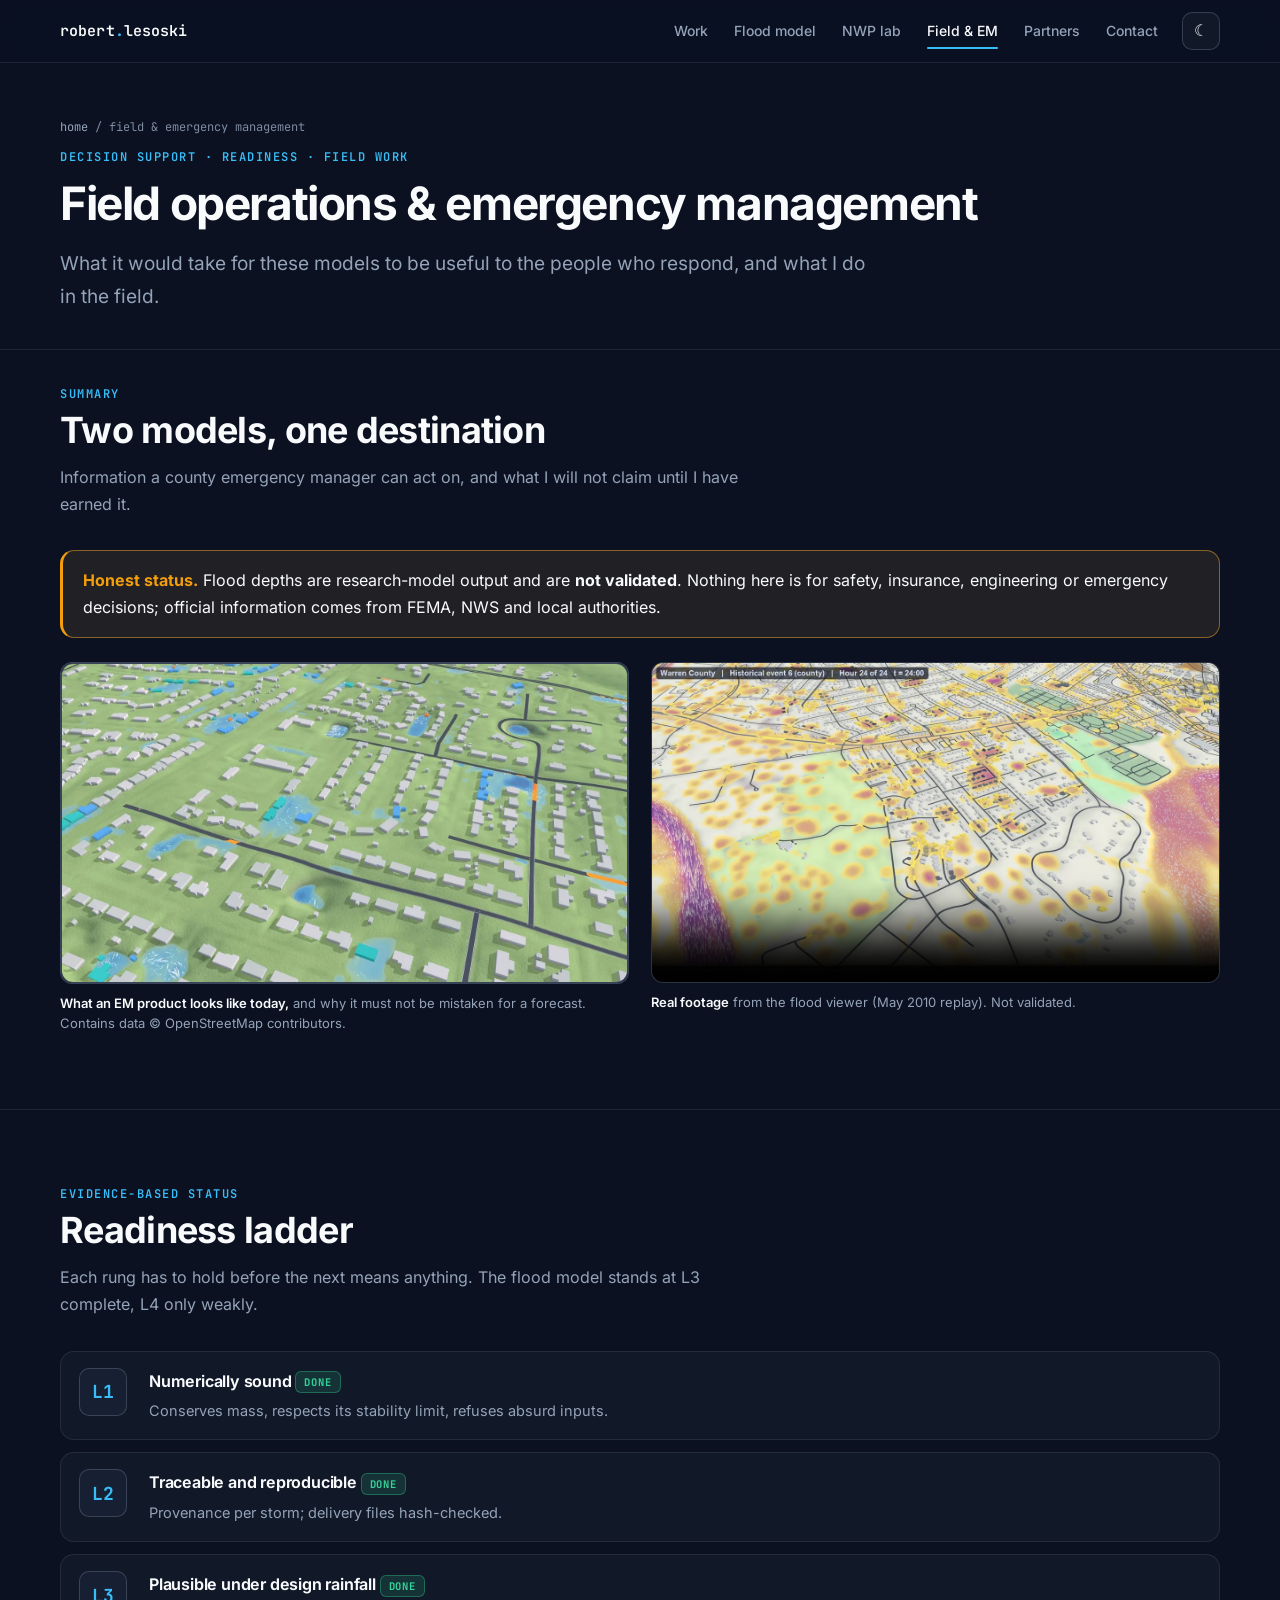
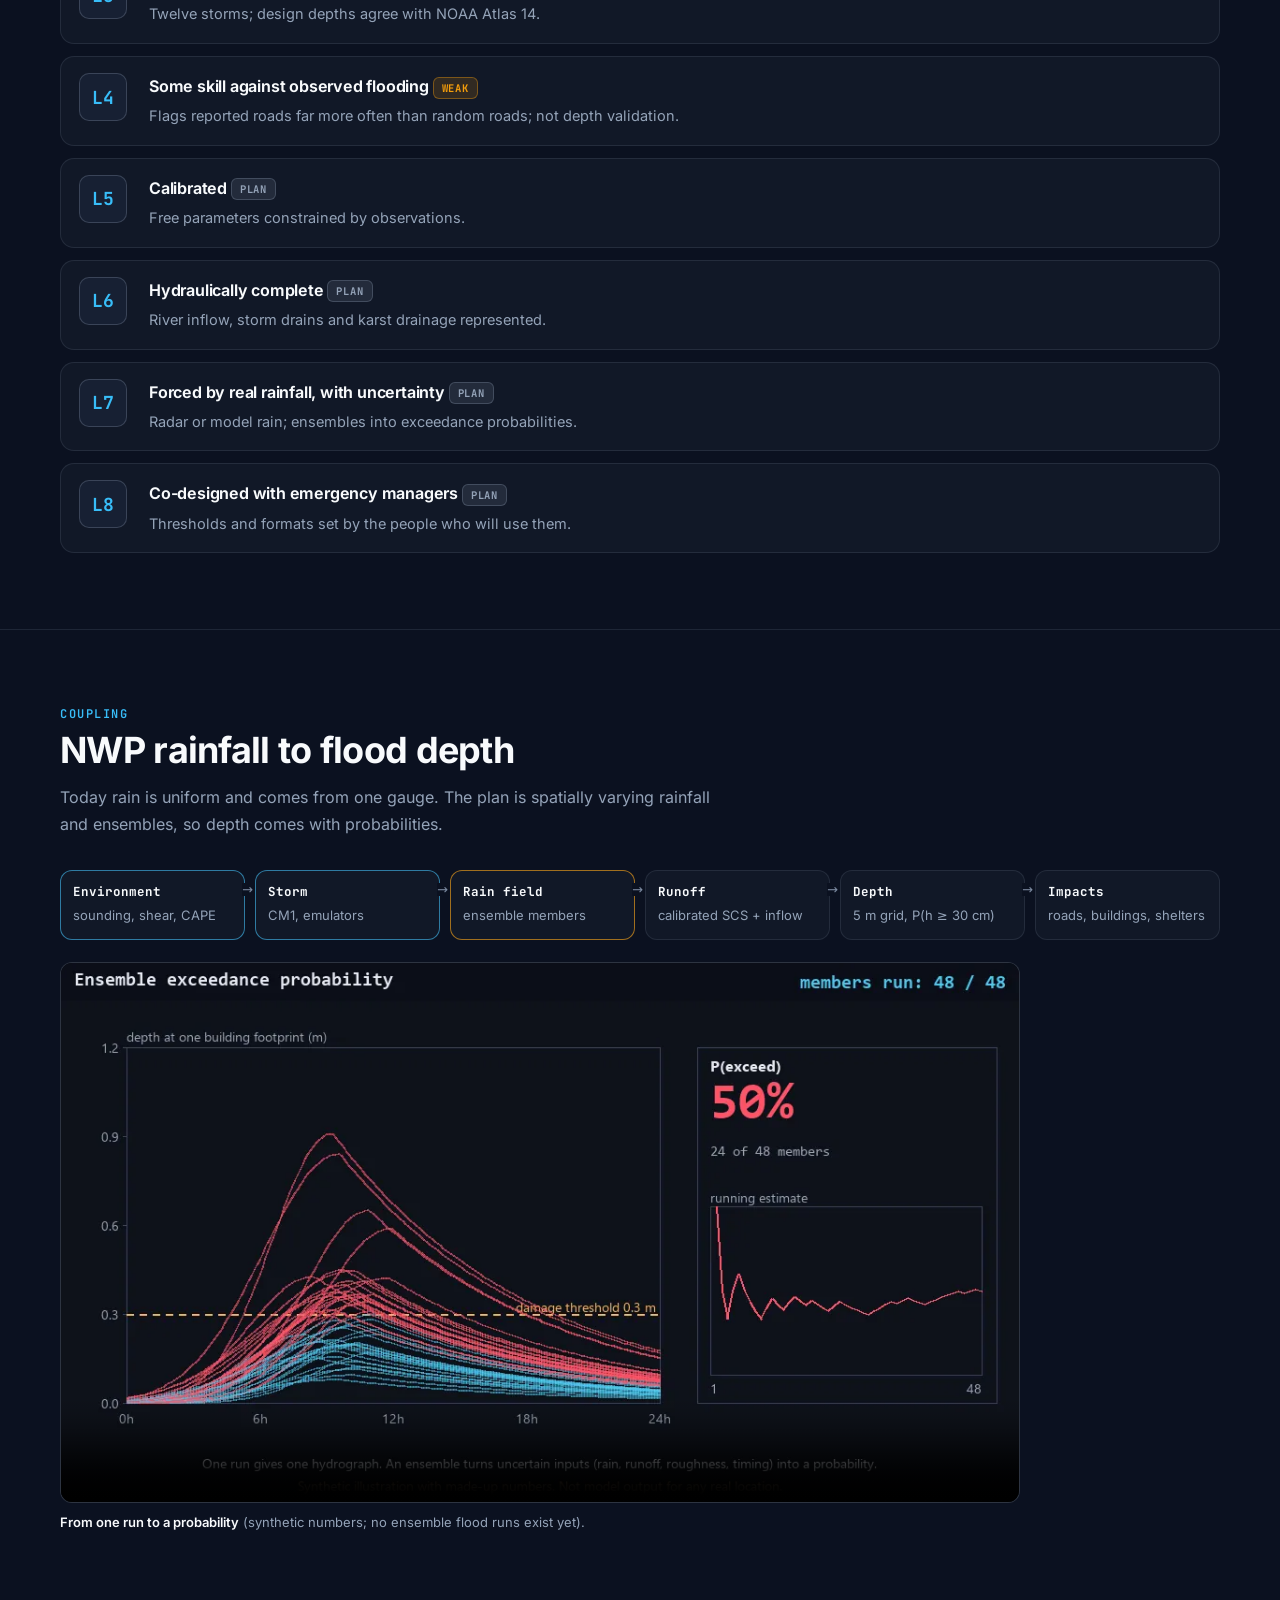
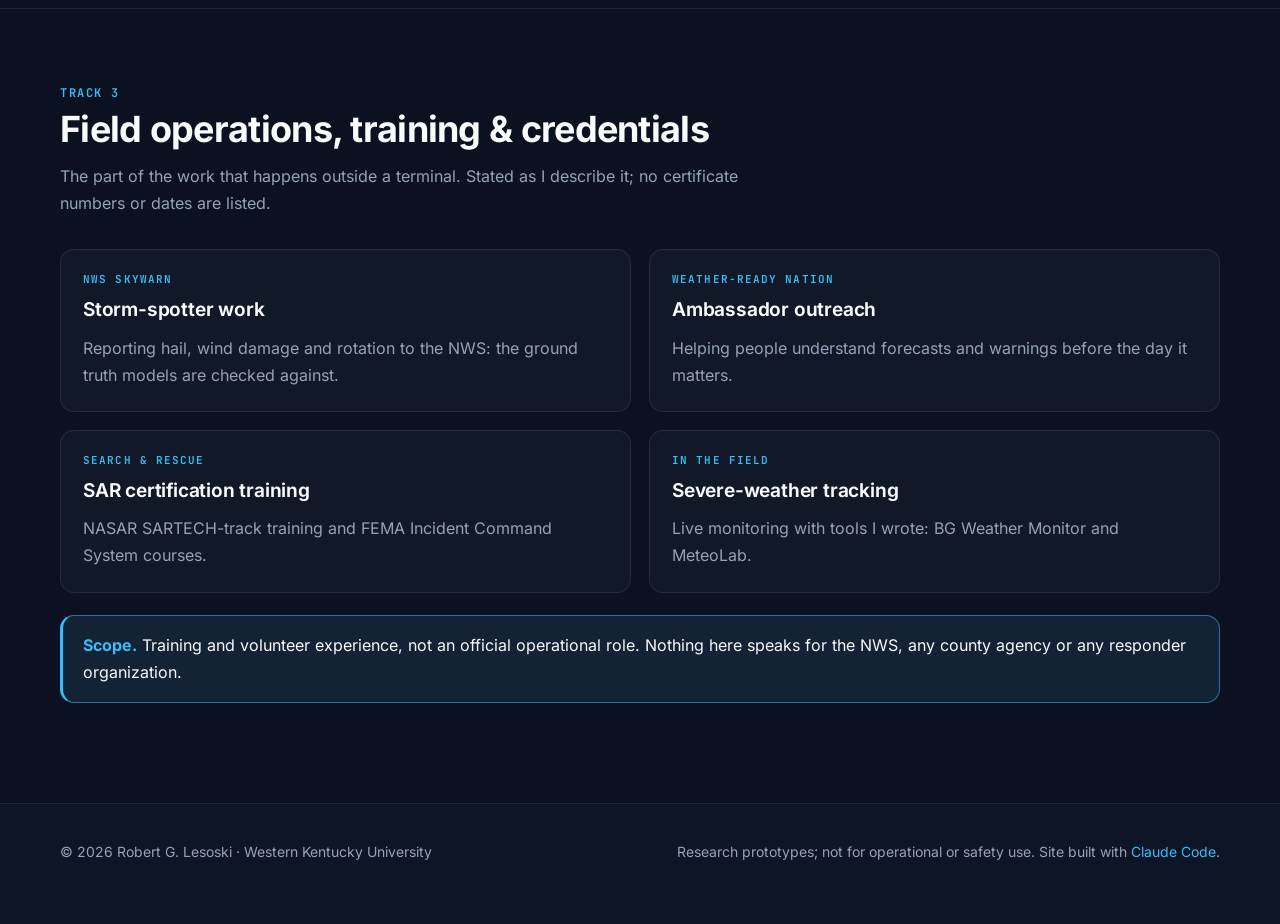
<file: emergency-management.html>
<!doctype html>
<html lang="en" class="no-js" data-theme="dark">
<head>
<meta charset="utf-8">
<meta name="viewport" content="width=device-width, initial-scale=1">
<title>Field Operations &amp; Emergency Management | Robert G. Lesoski</title>
<meta name="description" content="A readiness ladder for taking a CM1 program and a GPU flood model from research prototype toward emergency-management decision support, plus field operations.">
<link rel="canonical" href="https://robertlesoski.github.io/emergency-management.html">
<link rel="icon" href="assets/favicon.svg" type="image/svg+xml">
<meta name="theme-color" content="#0b1120">
<meta property="og:type" content="website">
<meta property="og:title" content="Field Operations &amp; Emergency Management | Robert G. Lesoski">
<meta property="og:description" content="A readiness ladder for taking a CM1 program and a GPU flood model from research prototype toward emergency-management decision support, plus field operations.">
<meta property="og:url" content="https://robertlesoski.github.io/emergency-management.html">
<meta property="og:image" content="https://robertlesoski.github.io/assets/img/og-card.jpg">
<meta name="twitter:card" content="summary_large_image">
<script>try{var t=localStorage.getItem('theme');if(t==='light'||t==='dark')document.documentElement.setAttribute('data-theme',t)}catch(e){}</script>
<link rel="preload" href="assets/fonts/inter-latin.woff2" as="font" type="font/woff2" crossorigin>
<link rel="preload" href="assets/fonts/jetbrains-mono-latin.woff2" as="font" type="font/woff2" crossorigin>
<link rel="stylesheet" href="assets/css/site.css">
</head>
<body>
<a class="skip" href="#main">Skip to content</a>
<header class="site-header">
  <div class="wrap">
    <a class="brand" href="index.html">robert<b>.</b>lesoski</a>
    <nav class="nav" id="site-nav" aria-label="Primary">
      <a href="index.html#work">Work</a>
      <a href="flood.html">Flood model</a>
      <a href="nwp-lab.html">NWP lab</a>
      <a href="emergency-management.html" aria-current="page">Field &amp; EM</a>
      <a href="index.html#partners">Partners</a>
      <a href="index.html#contact">Contact</a>
    </nav>
    <button id="theme-toggle" class="icon-btn" type="button" aria-label="Switch to light theme" aria-pressed="false">☾</button>
    <button id="menu-btn" class="menu-btn" type="button" aria-label="Open menu" aria-expanded="false" aria-controls="site-nav">☰</button>
  </div>
</header>
<div class="page-hero">
  <div class="wrap">
    <div class="crumb"><a href="index.html">home</a> / field &amp; emergency management</div>
    <p class="eyebrow">Decision support · readiness · field work</p>
    <h1 style="font-size:clamp(30px,4.4vw,46px)">Field operations &amp; emergency management</h1>
    <p class="lede" style="margin-bottom:0">What it would take for these models to be useful to the people who respond, and what I do in the field.</p>
  </div>
</div>
<main id="main">
<section id="summary" style="padding-top:36px">
  <div class="wrap">
    <div class="sec-head reveal"><p class="eyebrow">Summary</p><h2>Two models, one destination</h2><p class="muted">Information a county emergency manager can act on, and what I will not claim until I have earned it.</p></div>
    <div class="callout reveal"><strong>Honest status.</strong> Flood depths are research-model output and are <strong>not validated</strong>. Nothing here is for safety, insurance, engineering or emergency decisions; official information comes from FEMA, NWS and local authorities.</div>
    <div class="grid g2" style="gap:22px;align-items:start">
      <figure class="fig reveal">
  <button class="lb" type="button" aria-label="Enlarge: Residential neighborhood in 3-D with ponding and buildings t"><img src="assets/img/neighborhood-exposure.webp" width="1440" height="810" loading="lazy" decoding="async" alt="Residential neighborhood in 3-D with ponding and buildings tinted by depth tier"></button>
  <figcaption><b>What an EM product looks like today,</b> and why it must not be mistaken for a forecast. Contains data © OpenStreetMap contributors.</figcaption>
</figure>
      <figure class="fig vid reveal">
  <video controls muted loop playsinline preload="none" width="1280" height="720" poster="assets/img/ev6-tour-poster.webp">
    <source src="assets/video/ev6-tour.mp4" type="video/mp4">
    Your browser can't play this video. <a href="assets/video/ev6-tour.mp4">Download the clip</a>.
  </video>
  <figcaption><b>Real footage</b> from the flood viewer (May 2010 replay). Not validated.</figcaption>
</figure>
    </div>
  </div>
</section>

<section id="ladder">
  <div class="wrap">
    <div class="sec-head reveal"><p class="eyebrow">Evidence-based status</p><h2>Readiness ladder</h2><p class="muted">Each rung has to hold before the next means anything. The flood model stands at L3 complete, L4 only weakly.</p></div>
    <ol class="ladder">
    <li><div><h3>Numerically sound <span class="pill done">done</span></h3><p>Conserves mass, respects its stability limit, refuses absurd inputs.</p></div></li>
    <li><div><h3>Traceable and reproducible <span class="pill done">done</span></h3><p>Provenance per storm; delivery files hash-checked.</p></div></li>
    <li><div><h3>Plausible under design rainfall <span class="pill done">done</span></h3><p>Twelve storms; design depths agree with NOAA Atlas 14.</p></div></li>
    <li><div><h3>Some skill against observed flooding <span class="pill limit">weak</span></h3><p>Flags reported roads far more often than random roads; not depth validation.</p></div></li>
    <li><div><h3>Calibrated <span class="pill plan">plan</span></h3><p>Free parameters constrained by observations.</p></div></li>
    <li><div><h3>Hydraulically complete <span class="pill plan">plan</span></h3><p>River inflow, storm drains and karst drainage represented.</p></div></li>
    <li><div><h3>Forced by real rainfall, with uncertainty <span class="pill plan">plan</span></h3><p>Radar or model rain; ensembles into exceedance probabilities.</p></div></li>
    <li><div><h3>Co-designed with emergency managers <span class="pill plan">plan</span></h3><p>Thresholds and formats set by the people who will use them.</p></div></li>
    </ol>
  </div>
</section>

<section id="bridge">
  <div class="wrap">
    <div class="sec-head reveal"><p class="eyebrow">Coupling</p><h2>NWP rainfall to flood depth</h2><p class="muted">Today rain is uniform and comes from one gauge. The plan is spatially varying rainfall and ensembles, so depth comes with probabilities.</p></div>
    <ol class="steps six reveal"><li class="step cool"><b>Environment</b><span>sounding, shear, CAPE</span></li><li class="step cool"><b>Storm</b><span>CM1, emulators</span></li><li class="step hot"><b>Rain field</b><span>ensemble members</span></li><li class="step"><b>Runoff</b><span>calibrated SCS + inflow</span></li><li class="step"><b>Depth</b><span>5 m grid, P(h ≥ 30 cm)</span></li><li class="step"><b>Impacts</b><span>roads, buildings, shelters</span></li></ol>
    <div style="margin-top:22px;max-width:960px"><figure class="fig vid reveal">
  <video controls muted loop playsinline preload="none" data-autoplay width="1024" height="576" poster="assets/img/ensemble-poster.webp">
    <source src="assets/video/ensemble.mp4" type="video/mp4">
    Your browser can't play this video. <a href="assets/video/ensemble.mp4">Download the clip</a>.
  </video>
  <figcaption><b>From one run to a probability</b> (synthetic numbers; no ensemble flood runs exist yet).</figcaption>
</figure></div>
  </div>
</section>

<section id="field">
  <div class="wrap">
    <div class="sec-head reveal"><p class="eyebrow">Track 3</p><h2>Field operations, training &amp; credentials</h2><p class="muted">The part of the work that happens outside a terminal. Stated as I describe it; no certificate numbers or dates are listed.</p></div>
    <div class="grid g2">
      <div class="card"><div class="kicker">NWS SKYWARN</div><h3>Storm-spotter work</h3><p class="muted">Reporting hail, wind damage and rotation to the NWS: the ground truth models are checked against.</p></div>
      <div class="card"><div class="kicker">Weather-Ready Nation</div><h3>Ambassador outreach</h3><p class="muted">Helping people understand forecasts and warnings before the day it matters.</p></div>
      <div class="card"><div class="kicker">Search &amp; rescue</div><h3>SAR certification training</h3><p class="muted">NASAR SARTECH-track training and FEMA Incident Command System courses.</p></div>
      <div class="card"><div class="kicker">In the field</div><h3>Severe-weather tracking</h3><p class="muted">Live monitoring with tools I wrote: BG Weather Monitor and MeteoLab.</p></div>
    </div>
    <div class="callout info" style="margin-top:22px"><strong>Scope.</strong> Training and volunteer experience, not an official operational role. Nothing here speaks for the NWS, any county agency or any responder organization.</div>
  </div>
</section>

</main>

<footer class="site-footer">
  <div class="wrap">
    <p>© <span id="yr">2026</span> Robert G. Lesoski · Western Kentucky University</p>
    <p>Research prototypes; not for operational or safety use. Site built with <a href="https://claude.com/claude-code" rel="noopener">Claude Code</a>.</p>
  </div>
</footer>

<script src="assets/js/site.js"></script>
</body>
</html>
</file>
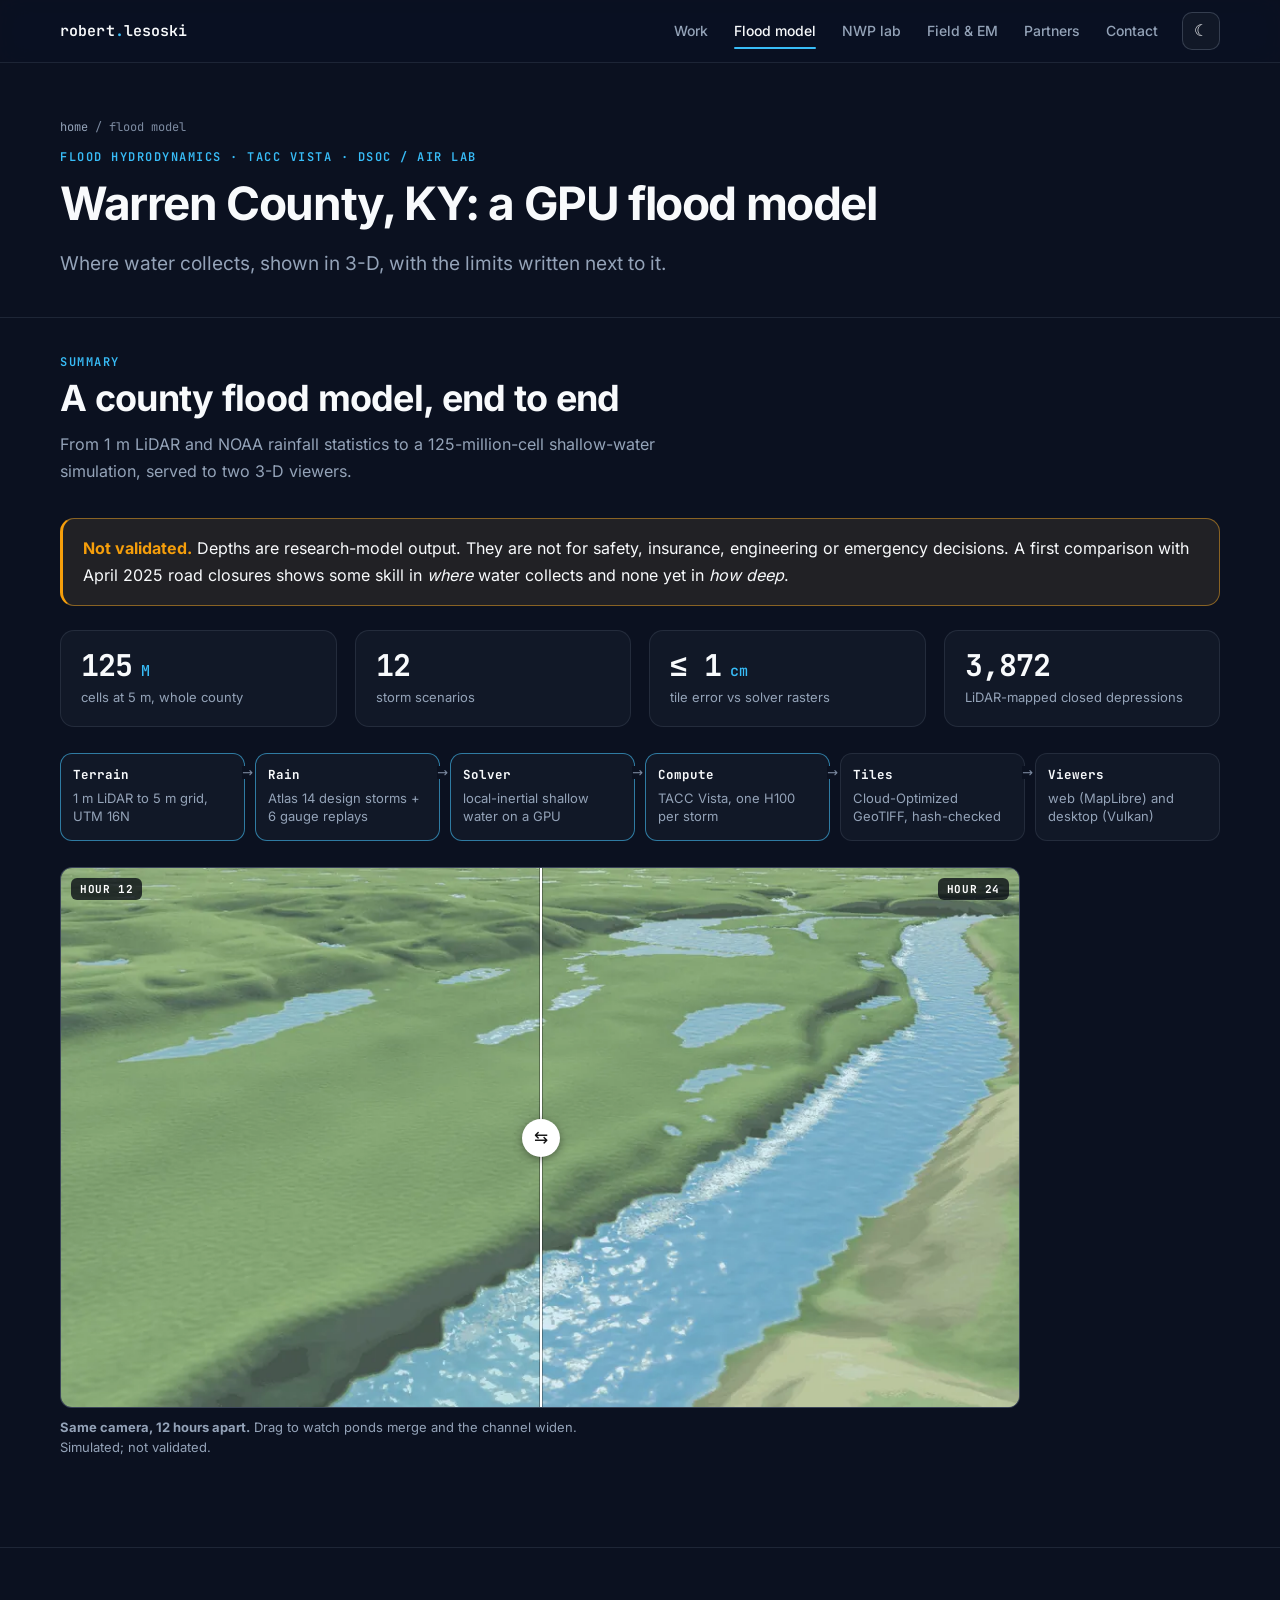
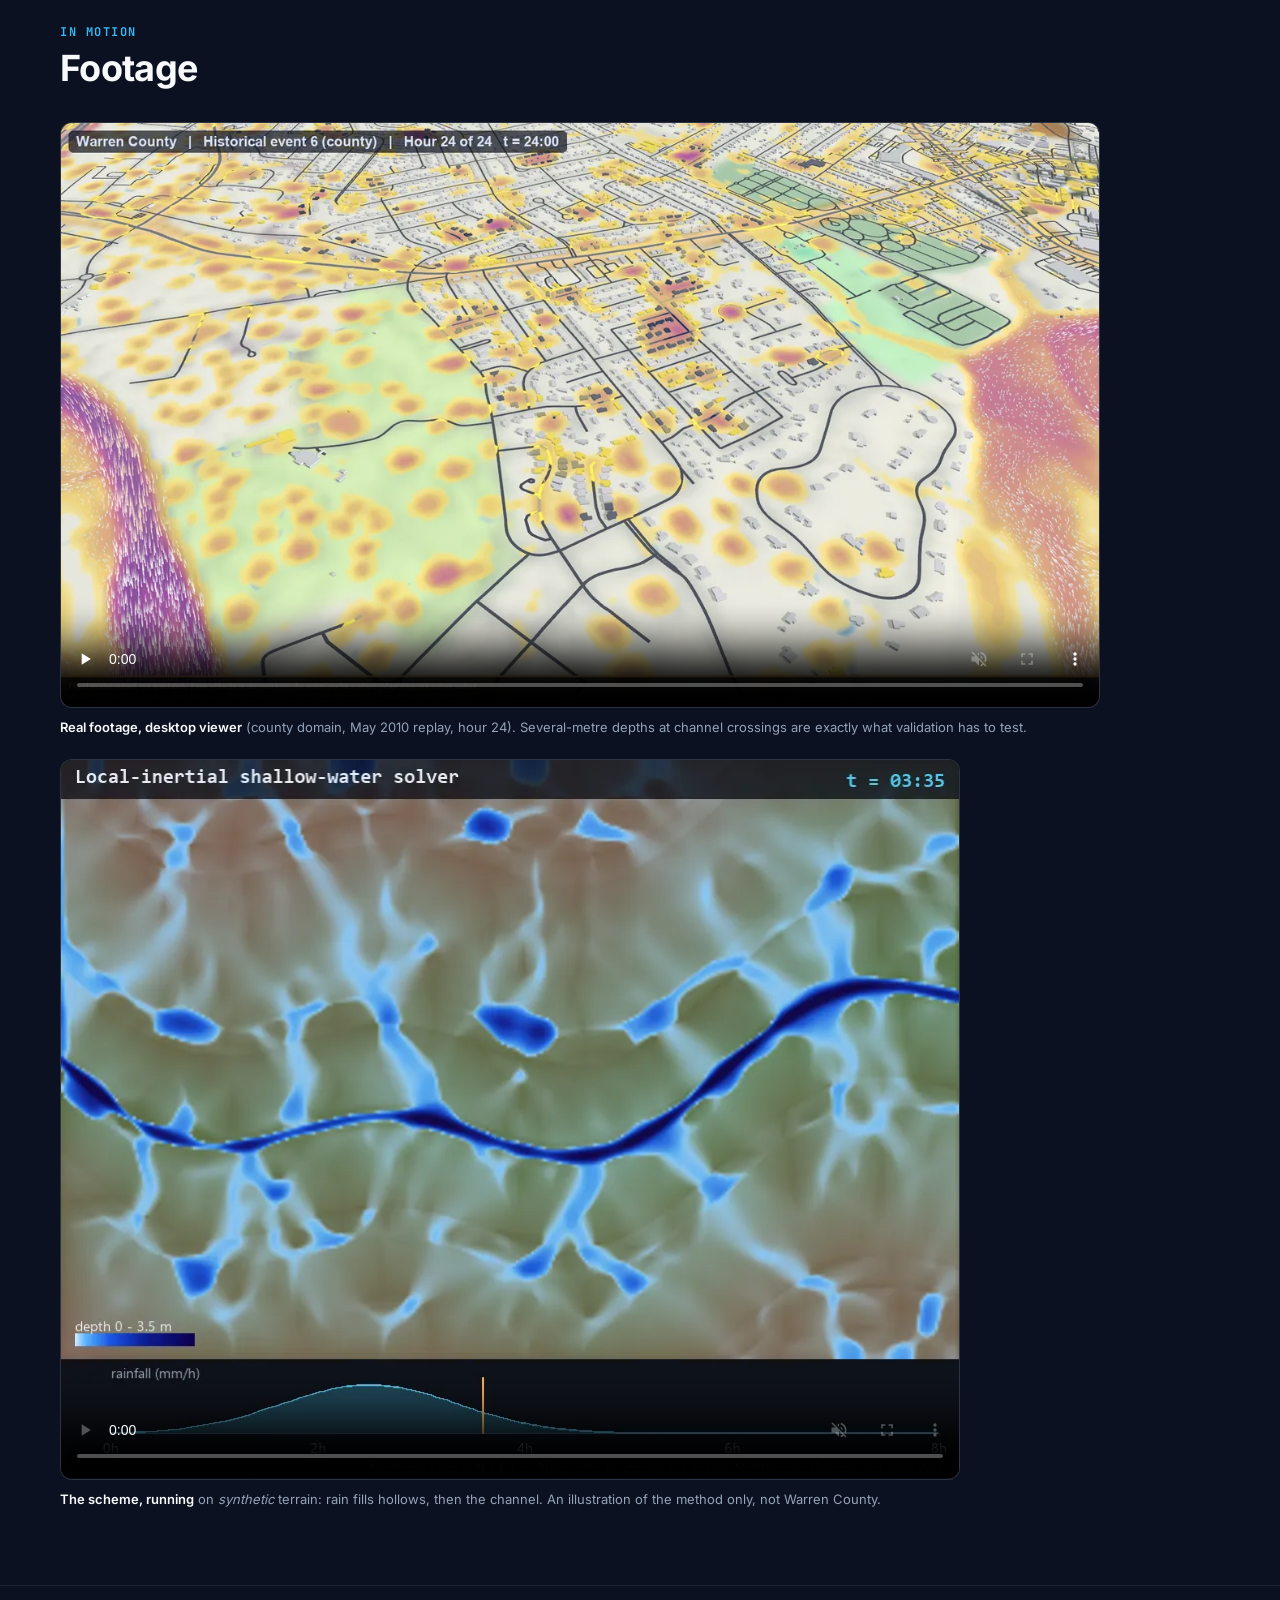
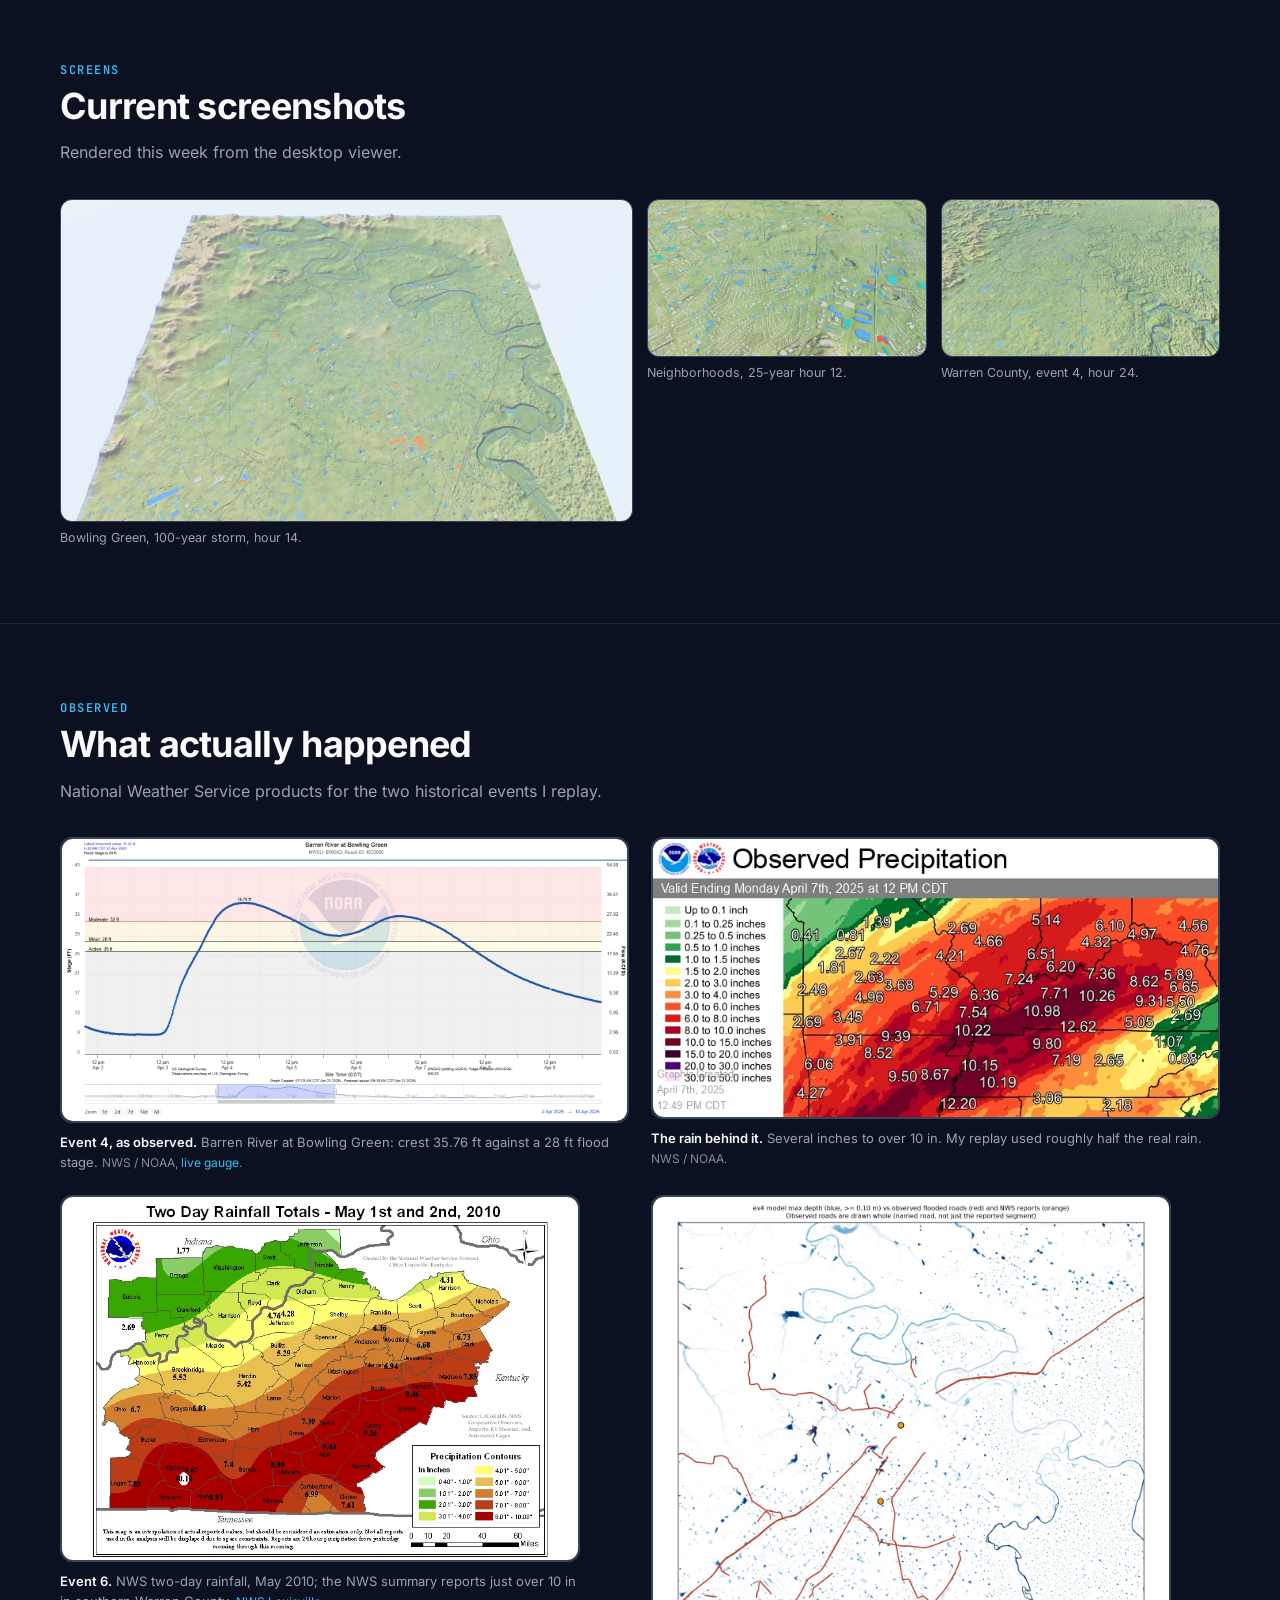
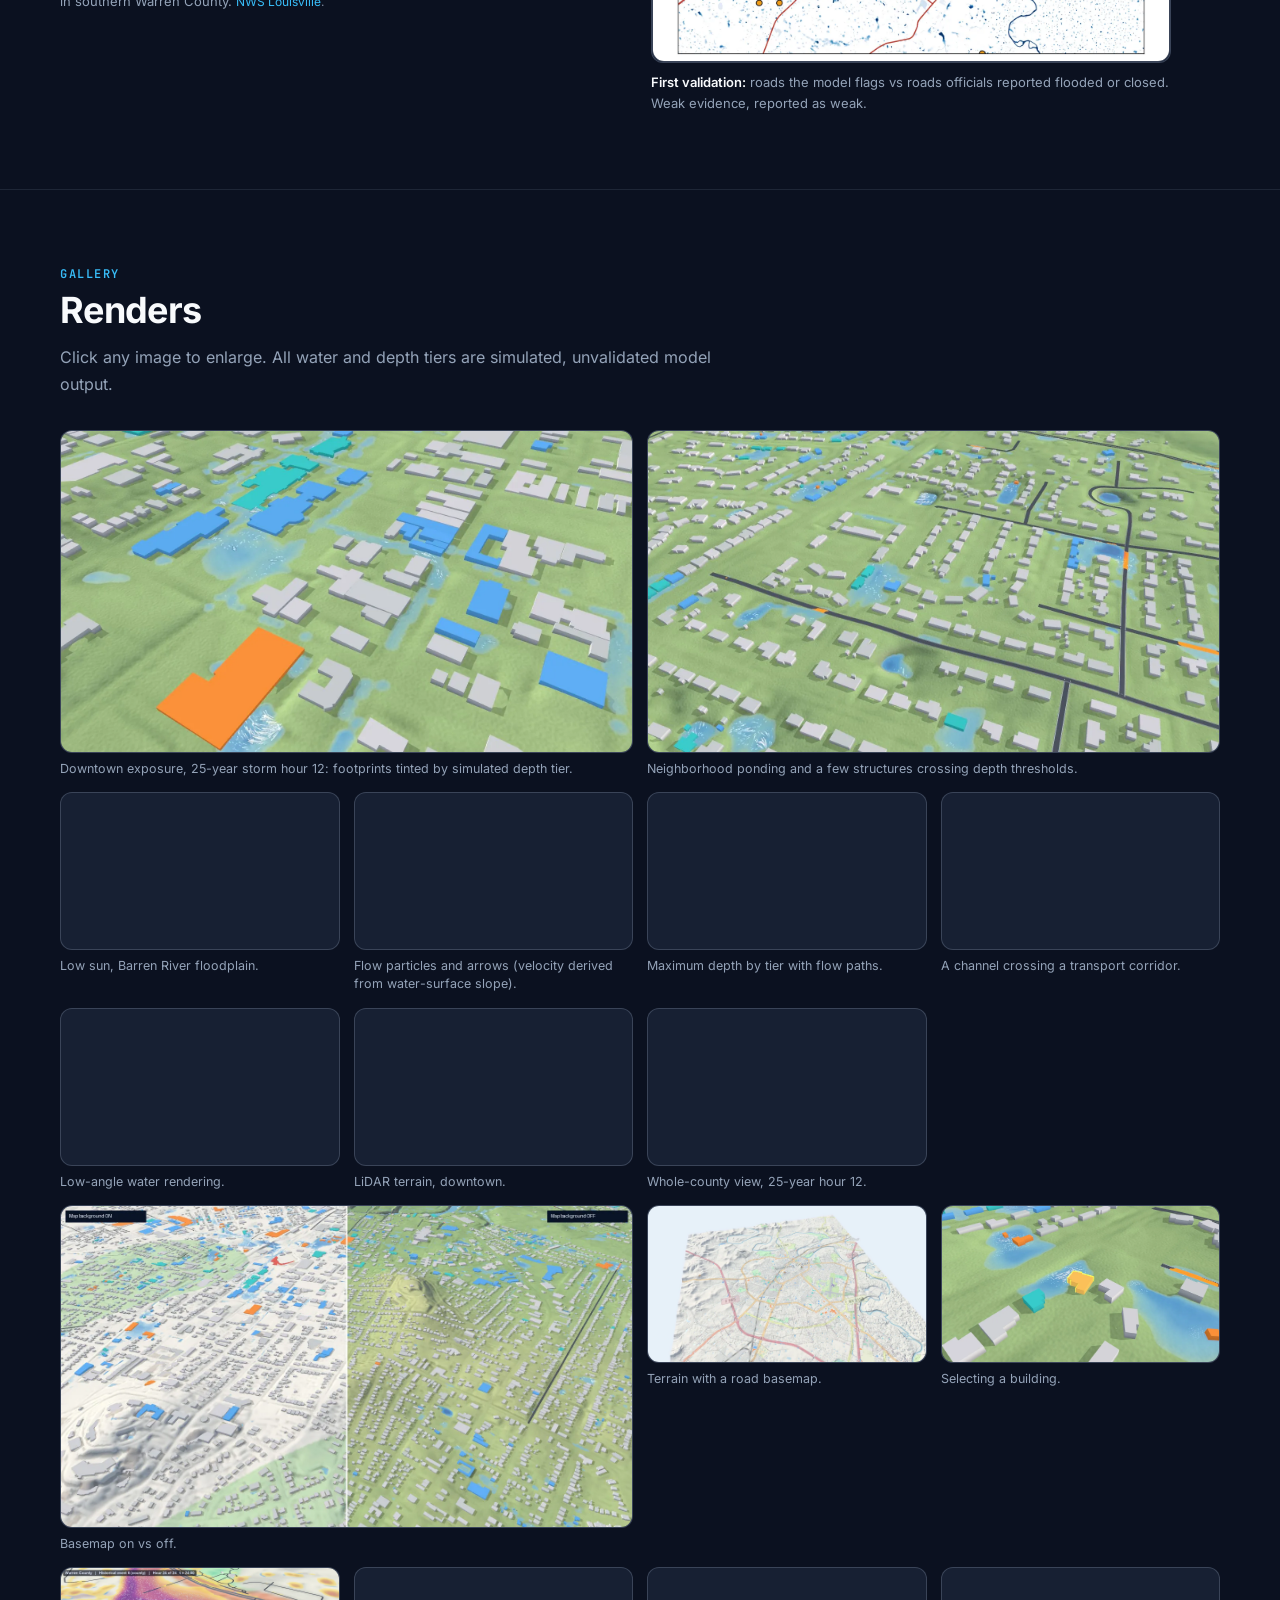
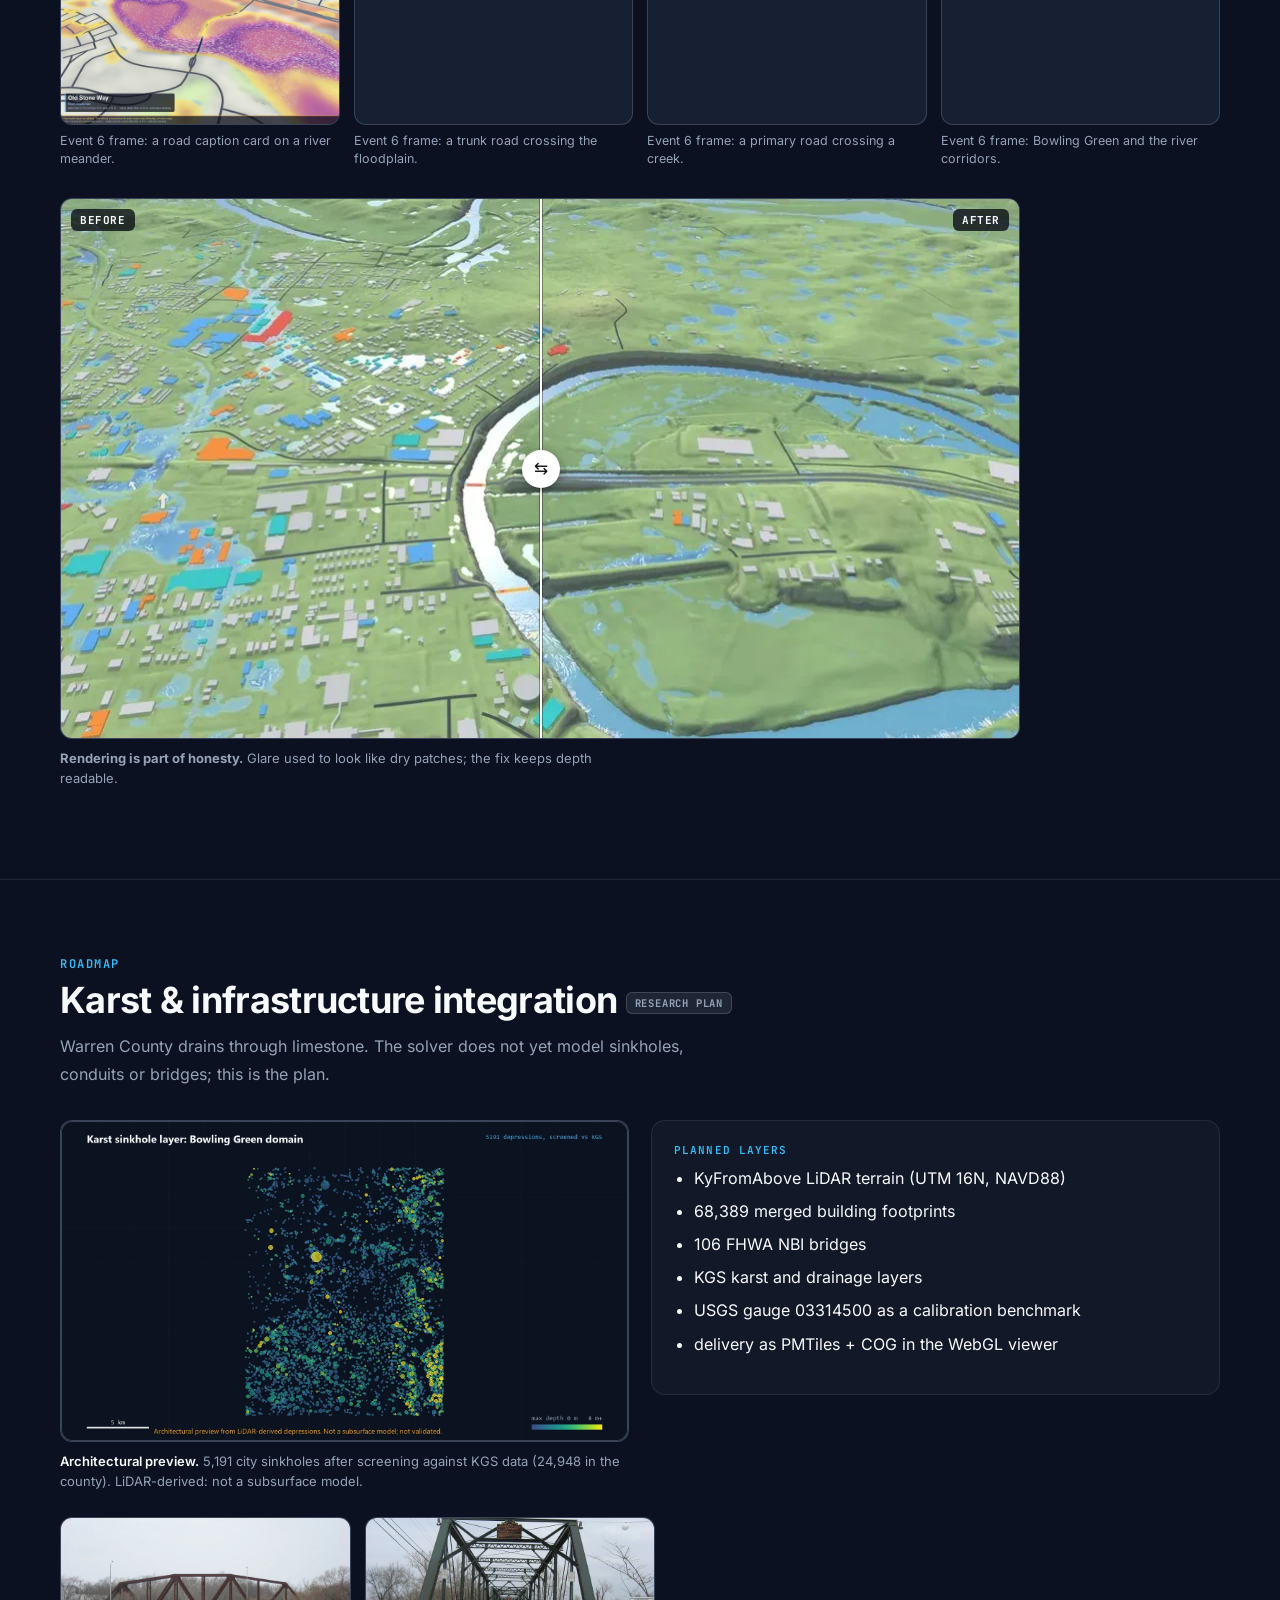
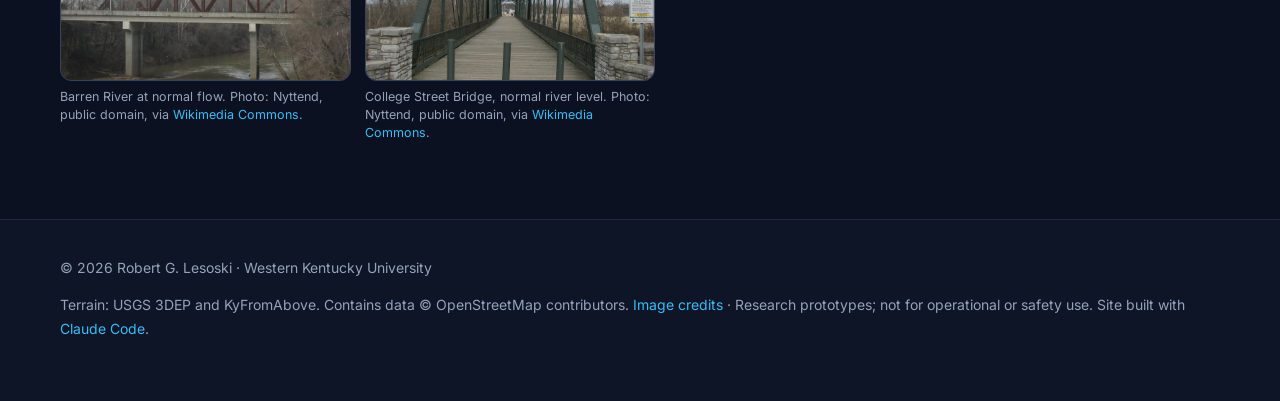
<file: flood.html>
<!doctype html>
<html lang="en" class="no-js" data-theme="dark">
<head>
<meta charset="utf-8">
<meta name="viewport" content="width=device-width, initial-scale=1">
<title>Warren County Flood Model — GPU Hydrodynamics | Robert G. Lesoski</title>
<meta name="description" content="A GPU local-inertial flood model of Warren County, KY: summary, footage, current screenshots and observed context, with limits stated.">
<link rel="canonical" href="https://robertlesoski.github.io/flood.html">
<link rel="icon" href="assets/favicon.svg" type="image/svg+xml">
<meta name="theme-color" content="#0b1120">
<meta property="og:type" content="website">
<meta property="og:title" content="Warren County Flood Model — GPU Hydrodynamics | Robert G. Lesoski">
<meta property="og:description" content="A GPU local-inertial flood model of Warren County, KY: summary, footage, current screenshots and observed context, with limits stated.">
<meta property="og:url" content="https://robertlesoski.github.io/flood.html">
<meta property="og:image" content="https://robertlesoski.github.io/assets/img/og-card.jpg">
<meta name="twitter:card" content="summary_large_image">
<script>try{var t=localStorage.getItem('theme');if(t==='light'||t==='dark')document.documentElement.setAttribute('data-theme',t)}catch(e){}</script>
<link rel="preload" href="assets/fonts/inter-latin.woff2" as="font" type="font/woff2" crossorigin>
<link rel="preload" href="assets/fonts/jetbrains-mono-latin.woff2" as="font" type="font/woff2" crossorigin>
<link rel="stylesheet" href="assets/css/site.css">
</head>
<body>
<a class="skip" href="#main">Skip to content</a>
<header class="site-header">
  <div class="wrap">
    <a class="brand" href="index.html">robert<b>.</b>lesoski</a>
    <nav class="nav" id="site-nav" aria-label="Primary">
      <a href="index.html#work">Work</a>
      <a href="flood.html" aria-current="page">Flood model</a>
      <a href="nwp-lab.html">NWP lab</a>
      <a href="emergency-management.html">Field &amp; EM</a>
      <a href="index.html#partners">Partners</a>
      <a href="index.html#contact">Contact</a>
    </nav>
    <button id="theme-toggle" class="icon-btn" type="button" aria-label="Switch to light theme" aria-pressed="false">☾</button>
    <button id="menu-btn" class="menu-btn" type="button" aria-label="Open menu" aria-expanded="false" aria-controls="site-nav">☰</button>
  </div>
</header>
<div class="page-hero">
  <div class="wrap">
    <div class="crumb"><a href="index.html">home</a> / flood model</div>
    <p class="eyebrow">Flood hydrodynamics · TACC Vista · DSOC / AIR Lab</p>
    <h1 style="font-size:clamp(30px,4.4vw,46px)">Warren County, KY: a GPU flood model</h1>
    <p class="lede" style="margin-bottom:0">Where water collects, shown in 3-D, with the limits written next to it.</p>
  </div>
</div>
<main id="main">
<section id="summary" style="padding-top:36px">
  <div class="wrap">
    <div class="sec-head reveal"><p class="eyebrow">Summary</p><h2>A county flood model, end to end</h2><p class="muted">From 1 m LiDAR and NOAA rainfall statistics to a 125-million-cell shallow-water simulation, served to two 3-D viewers.</p></div>
    <div class="callout reveal"><strong>Not validated.</strong> Depths are research-model output. They are not for safety, insurance, engineering or emergency decisions. A first comparison with April 2025 road closures shows some skill in <em>where</em> water collects and none yet in <em>how deep</em>.</div>
    <div class="grid g4" style="margin-bottom:26px">
      <div class="card stat"><div class="num">125<small> M</small></div><div class="lbl">cells at 5 m, whole county</div></div>
      <div class="card stat"><div class="num">12</div><div class="lbl">storm scenarios</div></div>
      <div class="card stat"><div class="num">≤ 1<small> cm</small></div><div class="lbl">tile error vs solver rasters</div></div>
      <div class="card stat"><div class="num">3,872</div><div class="lbl">LiDAR-mapped closed depressions</div></div>
    </div>
    <ol class="steps six reveal" aria-label="Pipeline">
  <li class="step cool"><b>Terrain</b><span>1 m LiDAR to 5 m grid, UTM 16N</span></li>
  <li class="step cool"><b>Rain</b><span>Atlas 14 design storms + 6 gauge replays</span></li>
  <li class="step cool"><b>Solver</b><span>local-inertial shallow water on a GPU</span></li>
  <li class="step cool"><b>Compute</b><span>TACC Vista, one H100 per storm</span></li>
  <li class="step"><b>Tiles</b><span>Cloud-Optimized GeoTIFF, hash-checked</span></li>
  <li class="step"><b>Viewers</b><span>web (MapLibre) and desktop (Vulkan)</span></li>
</ol>
    <div style="margin-top:26px"><div class="reveal" style="max-width:960px">
  <div class="compare" role="group" aria-label="Before and after comparison of the Barren River at hour 12 and hour 24">
    <img src="assets/img/barren-river-25yr-h12.webp" width="1024" height="576" loading="lazy" decoding="async" alt="Barren River floodplain at hour 12 of the 25-year storm">
    <div class="after"><img src="assets/img/barren-river-25yr-h24.webp" width="1024" height="576" loading="lazy" decoding="async" alt="Same view at hour 24: wider flooded area"></div>
    <input type="range" min="0" max="100" value="50" aria-label="Drag to compare HOUR 12 (left) and HOUR 24 (right)">
    <div class="bar"></div><span class="tagl">HOUR 12</span><span class="tagr">HOUR 24</span>
  </div>
  <p class="cap"><b>Same camera, 12 hours apart.</b> Drag to watch ponds merge and the channel widen. Simulated; not validated.</p>
</div></div>
  </div>
</section>

<section id="video">
  <div class="wrap">
    <div class="sec-head reveal"><p class="eyebrow">In motion</p><h2>Footage</h2></div>
    <figure class="fig vid reveal" style="max-width:1040px">
  <video controls muted loop playsinline preload="none" width="1280" height="720" poster="assets/img/ev6-tour-poster.webp">
    <source src="assets/video/ev6-tour.mp4" type="video/mp4">
    Your browser can't play this video. <a href="assets/video/ev6-tour.mp4">Download the clip</a>.
  </video>
  <figcaption><b>Real footage, desktop viewer</b> (county domain, May 2010 replay, hour 24). Several-metre depths at channel crossings are exactly what validation has to test.</figcaption>
</figure>
    <div style="margin-top:22px;max-width:900px"><figure class="fig vid reveal">
  <video controls muted loop playsinline preload="none" data-autoplay width="900" height="720" poster="assets/img/solver-poster.webp">
    <source src="assets/video/solver.mp4" type="video/mp4">
    Your browser can't play this video. <a href="assets/video/solver.mp4">Download the clip</a>.
  </video>
  <figcaption><b>The scheme, running</b> on <em>synthetic</em> terrain: rain fills hollows, then the channel. An illustration of the method only, not Warren County.</figcaption>
</figure></div>
  </div>
</section>

<section id="screens">
  <div class="wrap">
    <div class="sec-head reveal"><p class="eyebrow">Screens</p><h2>Current screenshots</h2><p class="muted">Rendered this week from the desktop viewer.</p></div>
    <div class="gallery"><figure class="shot wide"><button class="lb" type="button" aria-label="Enlarge: Current render of Bowling Green and the Barren River, 100-ye"><img src="assets/img/current-city-100yr.webp" width="1600" height="900" loading="lazy" decoding="async" alt="Current render of Bowling Green and the Barren River, 100-year storm"></button><figcaption>Bowling Green, 100-year storm, hour 14.</figcaption></figure><figure class="shot"><button class="lb" type="button" aria-label="Enlarge: Current close render of neighborhoods with tinted buildings"><img src="assets/img/current-city-25yr-close.webp" width="1600" height="900" loading="lazy" decoding="async" alt="Current close render of neighborhoods with tinted buildings"></button><figcaption>Neighborhoods, 25-year hour 12.</figcaption></figure><figure class="shot"><button class="lb" type="button" aria-label="Enlarge: Current render of Warren County with event-4 water"><img src="assets/img/current-county-ev4.webp" width="1600" height="900" loading="lazy" decoding="async" alt="Current render of Warren County with event-4 water"></button><figcaption>Warren County, event 4, hour 24.</figcaption></figure></div>
  </div>
</section>

<section id="observed">
  <div class="wrap">
    <div class="sec-head reveal"><p class="eyebrow">Observed</p><h2>What actually happened</h2><p class="muted">National Weather Service products for the two historical events I replay.</p></div>
    <div class="grid g2" style="gap:22px;align-items:start">
      <figure class="fig reveal">
  <button class="lb" type="button" aria-label="Enlarge: NWS hydrograph of the Barren River at Bowling Green in April"><img src="assets/img/nws-bwg-hydrograph-apr2025.webp" width="1600" height="800" loading="lazy" decoding="async" alt="NWS hydrograph of the Barren River at Bowling Green in April 2025, cresting at 35.76 feet"></button>
  <figcaption><b>Event 4, as observed.</b> Barren River at Bowling Green: crest 35.76 ft against a 28 ft flood stage. <span class="credit">NWS / NOAA, <a href="https://water.noaa.gov/gauges/bwgk2" rel="noopener">live gauge</a>.</span></figcaption>
</figure>
      <figure class="fig reveal">
  <button class="lb" type="button" aria-label="Enlarge: NWS map of observed precipitation ending 7 April 2025"><img src="assets/img/nws-rain-apr2025.webp" width="715" height="352" loading="lazy" decoding="async" alt="NWS map of observed precipitation ending 7 April 2025"></button>
  <figcaption><b>The rain behind it.</b> Several inches to over 10 in. My replay used roughly half the real rain. <span class="credit">NWS / NOAA.</span></figcaption>
</figure>
      <figure class="fig reveal" style="max-width:520px">
  <button class="lb" type="button" aria-label="Enlarge: NWS map of two-day rainfall totals for 1 to 2 May 2010"><img src="assets/img/nws-rain-may2010.webp" width="794" height="559" loading="lazy" decoding="async" alt="NWS map of two-day rainfall totals for 1 to 2 May 2010"></button>
  <figcaption><b>Event 6.</b> NWS two-day rainfall, May 2010; the NWS summary reports just over 10 in in southern Warren County. <span class="credit"><a href="https://www.weather.gov/lmk/flood_050210_how_it_happened" rel="noopener">NWS Louisville</a>.</span></figcaption>
</figure>
      <figure class="fig reveal" style="max-width:520px">
  <button class="lb" type="button" aria-label="Enlarge: Map comparing flagged roads with roads reported flooded in A"><img src="assets/img/ev4-validation-map.webp" width="1300" height="1170" loading="lazy" decoding="async" alt="Map comparing flagged roads with roads reported flooded in April 2025"></button>
  <figcaption><b>First validation:</b> roads the model flags vs roads officials reported flooded or closed. Weak evidence, reported as weak.</figcaption>
</figure>
    </div>
  </div>
</section>

<section id="gallery">
  <div class="wrap">
    <div class="sec-head reveal"><p class="eyebrow">Gallery</p><h2>Renders</h2><p class="muted">Click any image to enlarge. All water and depth tiers are simulated, unvalidated model output.</p></div>
    <div class="gallery"><figure class="shot wide"><button class="lb" type="button" aria-label="Enlarge: Downtown buildings tinted by flood-depth tier"><img src="assets/img/downtown-exposure.webp" width="1440" height="810" loading="lazy" decoding="async" alt="Downtown buildings tinted by flood-depth tier"></button><figcaption>Downtown exposure, 25-year storm hour 12: footprints tinted by simulated depth tier.</figcaption></figure><figure class="shot wide"><button class="lb" type="button" aria-label="Enlarge: Residential neighborhood with ponded water and tinted buildi"><img src="assets/img/neighborhood-exposure.webp" width="1440" height="810" loading="lazy" decoding="async" alt="Residential neighborhood with ponded water and tinted buildings"></button><figcaption>Neighborhood ponding and a few structures crossing depth thresholds.</figcaption></figure><figure class="shot"><button class="lb" type="button" aria-label="Enlarge: Low-sun view across the river floodplain"><img src="assets/img/barren-river-low-sun.webp" width="1024" height="576" loading="lazy" decoding="async" alt="Low-sun view across the river floodplain"></button><figcaption>Low sun, Barren River floodplain.</figcaption></figure><figure class="shot"><button class="lb" type="button" aria-label="Enlarge: Flooded area with white flow particles and arrows"><img src="assets/img/street-flow-particles.webp" width="1152" height="648" loading="lazy" decoding="async" alt="Flooded area with white flow particles and arrows"></button><figcaption>Flow particles and arrows (velocity derived from water-surface slope).</figcaption></figure><figure class="shot"><button class="lb" type="button" aria-label="Enlarge: Overview map of maximum depth tiers and flow paths"><img src="assets/img/flowpaths-max-depth.webp" width="896" height="504" loading="lazy" decoding="async" alt="Overview map of maximum depth tiers and flow paths"></button><figcaption>Maximum depth by tier with flow paths.</figcaption></figure><figure class="shot"><button class="lb" type="button" aria-label="Enlarge: Creek channel crossing a road"><img src="assets/img/channel-overview.webp" width="960" height="540" loading="lazy" decoding="async" alt="Creek channel crossing a road"></button><figcaption>A channel crossing a transport corridor.</figcaption></figure><figure class="shot"><button class="lb" type="button" aria-label="Enlarge: Low-angle view over flood water"><img src="assets/img/water-low-angle.webp" width="1280" height="720" loading="lazy" decoding="async" alt="Low-angle view over flood water"></button><figcaption>Low-angle water rendering.</figcaption></figure><figure class="shot"><button class="lb" type="button" aria-label="Enlarge: Hillshaded LiDAR terrain of the downtown street grid"><img src="assets/img/lidar-downtown.webp" width="1024" height="576" loading="lazy" decoding="async" alt="Hillshaded LiDAR terrain of the downtown street grid"></button><figcaption>LiDAR terrain, downtown.</figcaption></figure><figure class="shot"><button class="lb" type="button" aria-label="Enlarge: Warren County terrain with river meanders"><img src="assets/img/warren-overview-25yr-h12.webp" width="1024" height="576" loading="lazy" decoding="async" alt="Warren County terrain with river meanders"></button><figcaption>Whole-county view, 25-year hour 12.</figcaption></figure><figure class="shot wide"><button class="lb" type="button" aria-label="Enlarge: Split view with map background on and off"><img src="assets/img/basemap-on-off.webp" width="1280" height="720" loading="lazy" decoding="async" alt="Split view with map background on and off"></button><figcaption>Basemap on vs off.</figcaption></figure><figure class="shot"><button class="lb" type="button" aria-label="Enlarge: Terrain draped with a road basemap"><img src="assets/img/basemap-terrain-osm.webp" width="1280" height="720" loading="lazy" decoding="async" alt="Terrain draped with a road basemap"></button><figcaption>Terrain with a road basemap.</figcaption></figure><figure class="shot"><button class="lb" type="button" aria-label="Enlarge: Selected building outlined beside ponded water"><img src="assets/img/selected-building.webp" width="1440" height="810" loading="lazy" decoding="async" alt="Selected building outlined beside ponded water"></button><figcaption>Selecting a building.</figcaption></figure><figure class="shot"><button class="lb" type="button" aria-label="Enlarge: River meander with flow particles and a road caption card"><img src="assets/img/ev6-old-stone-way.webp" width="1280" height="720" loading="lazy" decoding="async" alt="River meander with flow particles and a road caption card"></button><figcaption>Event 6 frame: a road caption card on a river meander.</figcaption></figure><figure class="shot"><button class="lb" type="button" aria-label="Enlarge: Trunk road crossing a flooded river bend"><img src="assets/img/ev6-scottsville-road.webp" width="1280" height="720" loading="lazy" decoding="async" alt="Trunk road crossing a flooded river bend"></button><figcaption>Event 6 frame: a trunk road crossing the floodplain.</figcaption></figure><figure class="shot"><button class="lb" type="button" aria-label="Enlarge: Primary road crossing a creek with deep ponding"><img src="assets/img/ev6-morgantown-road.webp" width="1280" height="720" loading="lazy" decoding="async" alt="Primary road crossing a creek with deep ponding"></button><figcaption>Event 6 frame: a primary road crossing a creek.</figcaption></figure><figure class="shot"><button class="lb" type="button" aria-label="Enlarge: Bowling Green and the river corridors in event 6"><img src="assets/img/ev6-county-overview.webp" width="1280" height="720" loading="lazy" decoding="async" alt="Bowling Green and the river corridors in event 6"></button><figcaption>Event 6 frame: Bowling Green and the river corridors.</figcaption></figure></div>
    <div style="margin-top:30px"><div class="reveal" style="max-width:960px">
  <div class="compare" role="group" aria-label="Before and after the water-shading fix">
    <img src="assets/img/water-glare-before.webp" width="960" height="540" loading="lazy" decoding="async" alt="Downtown and the river with white glare on the water">
    <div class="after"><img src="assets/img/water-glare-after.webp" width="960" height="540" loading="lazy" decoding="async" alt="Same view after the fix"></div>
    <input type="range" min="0" max="100" value="50" aria-label="Drag to compare BEFORE (left) and AFTER (right)">
    <div class="bar"></div><span class="tagl">BEFORE</span><span class="tagr">AFTER</span>
  </div>
  <p class="cap"><b>Rendering is part of honesty.</b> Glare used to look like dry patches; the fix keeps depth readable.</p>
</div></div>
  </div>
</section>

<section id="karst">
  <div class="wrap">
    <div class="sec-head reveal"><p class="eyebrow">Roadmap</p><h2>Karst &amp; infrastructure integration <span class="pill plan">research plan</span></h2><p class="muted">Warren County drains through limestone. The solver does not yet model sinkholes, conduits or bridges; this is the plan.</p></div>
    <div class="grid g2" style="gap:22px;align-items:start">
      <figure class="fig reveal">
  <button class="lb" type="button" aria-label="Enlarge: LiDAR-derived sinkholes in the Bowling Green domain colored "><img src="assets/img/karst-xray-preview.webp" width="1600" height="900" loading="lazy" decoding="async" alt="LiDAR-derived sinkholes in the Bowling Green domain colored by depth"></button>
  <figcaption><b>Architectural preview.</b> 5,191 city sinkholes after screening against KGS data (24,948 in the county). LiDAR-derived: not a subsurface model.</figcaption>
</figure>
      <div class="card"><div class="kicker">Planned layers</div><ul class="tight" style="max-width:none"><li>KyFromAbove LiDAR terrain (UTM 16N, NAVD88)</li><li>68,389 merged building footprints</li><li>106 FHWA NBI bridges</li><li>KGS karst and drainage layers</li><li>USGS gauge 03314500 as a calibration benchmark</li><li>delivery as PMTiles + COG in the WebGL viewer</li></ul></div>
    </div>
    <div class="gallery" style="max-width:900px;margin-top:26px"><figure class="shot"><button class="lb" type="button" aria-label="Enlarge: Red steel truss railroad bridge and a road bridge over the B"><img src="assets/img/barren-river-bridge.webp" width="1600" height="900" loading="lazy" decoding="async" alt="Red steel truss railroad bridge and a road bridge over the Barren River"></button><figcaption>Barren River at normal flow. Photo: Nyttend, public domain, via <a href="https://commons.wikimedia.org/wiki/File:Barren_River_L%26N_Bridge_with_road_bridge.jpg" rel="noopener">Wikimedia Commons</a>.</figcaption></figure><figure class="shot"><button class="lb" type="button" aria-label="Enlarge: Looking along the College Street Bridge over the Barren Rive"><img src="assets/img/college-street-bridge.webp" width="1600" height="1200" loading="lazy" decoding="async" alt="Looking along the College Street Bridge over the Barren River"></button><figcaption>College Street Bridge, normal river level. Photo: Nyttend, public domain, via <a href="https://commons.wikimedia.org/wiki/File:College_Street_Bridge,_Bowling_Green.jpg" rel="noopener">Wikimedia Commons</a>.</figcaption></figure></div>
  </div>
</section>

</main>

<footer class="site-footer">
  <div class="wrap">
    <p>© <span id="yr">2026</span> Robert G. Lesoski · Western Kentucky University</p>
    <p>Terrain: USGS 3DEP and KyFromAbove. Contains data © OpenStreetMap contributors. <a href="index.html#credits">Image credits</a> · Research prototypes; not for operational or safety use. Site built with <a href="https://claude.com/claude-code" rel="noopener">Claude Code</a>.</p>
  </div>
</footer>

<script src="assets/js/site.js"></script>
</body>
</html>
</file>
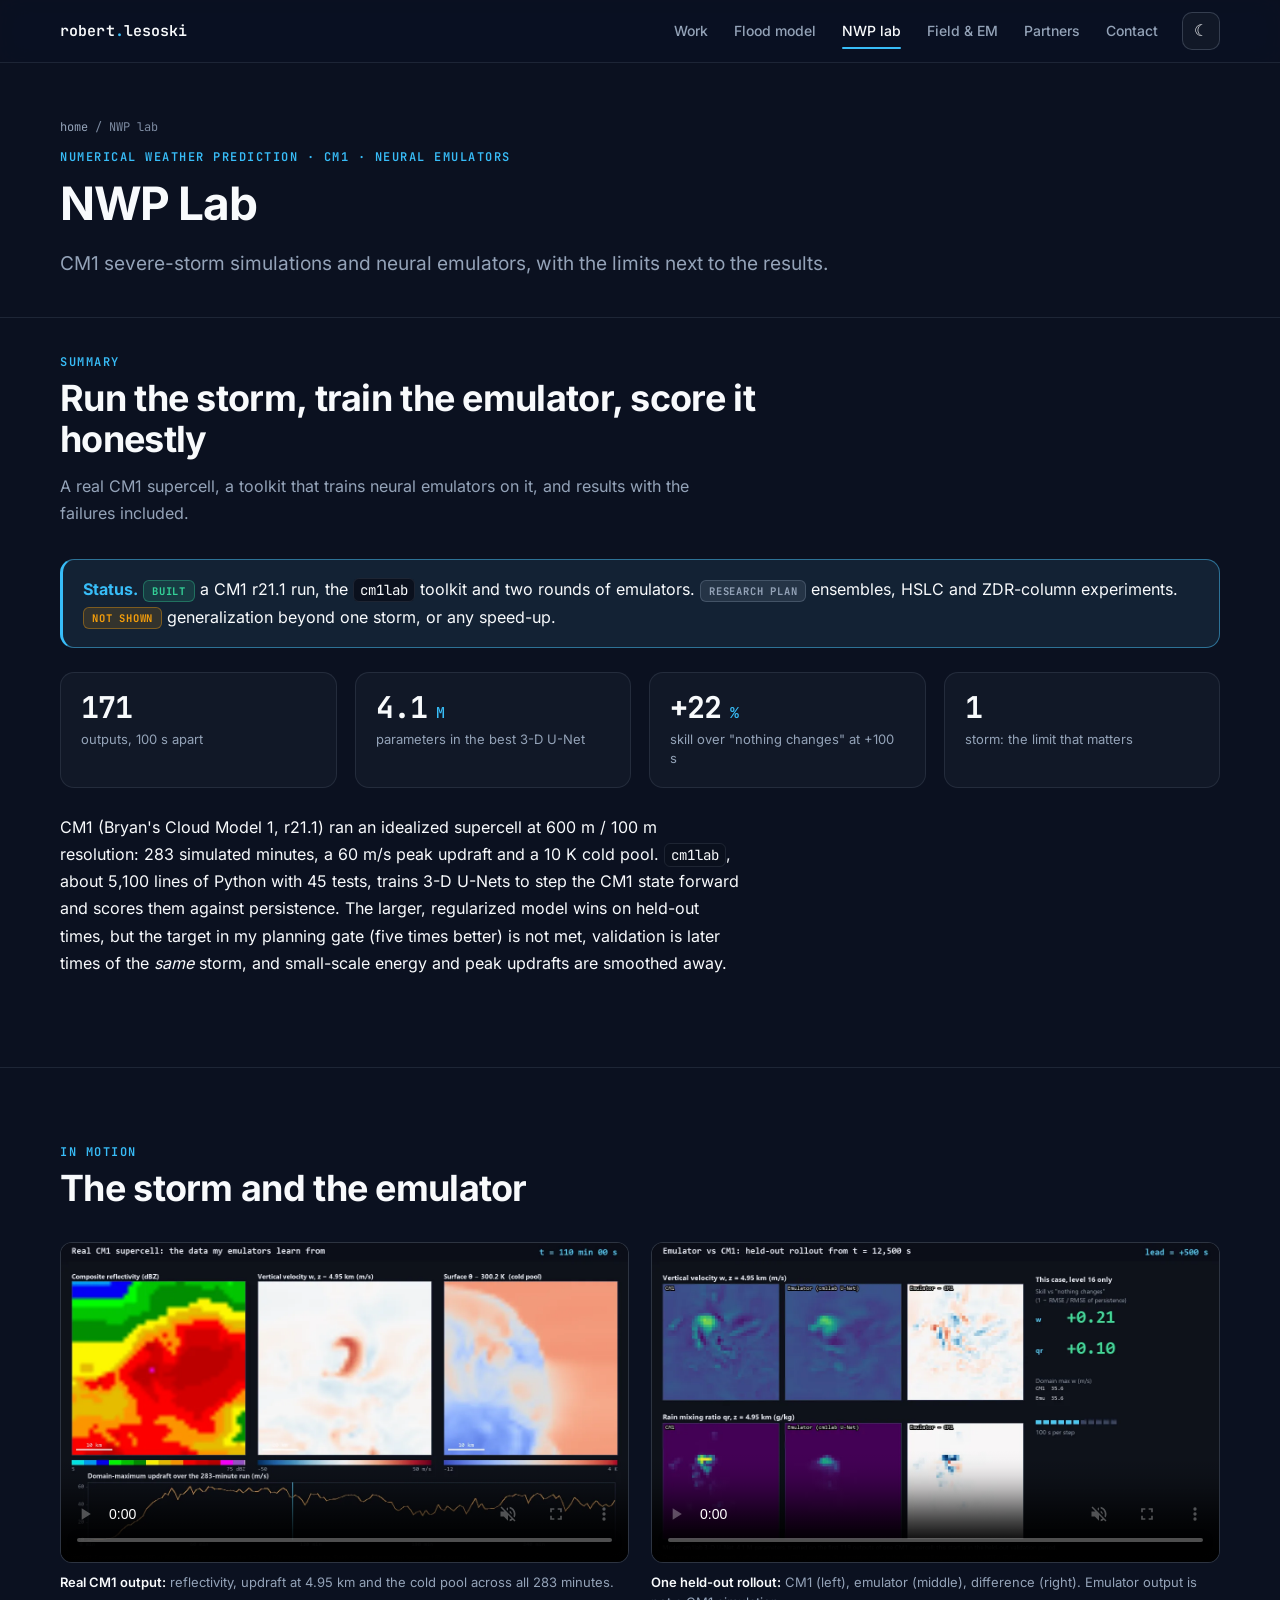
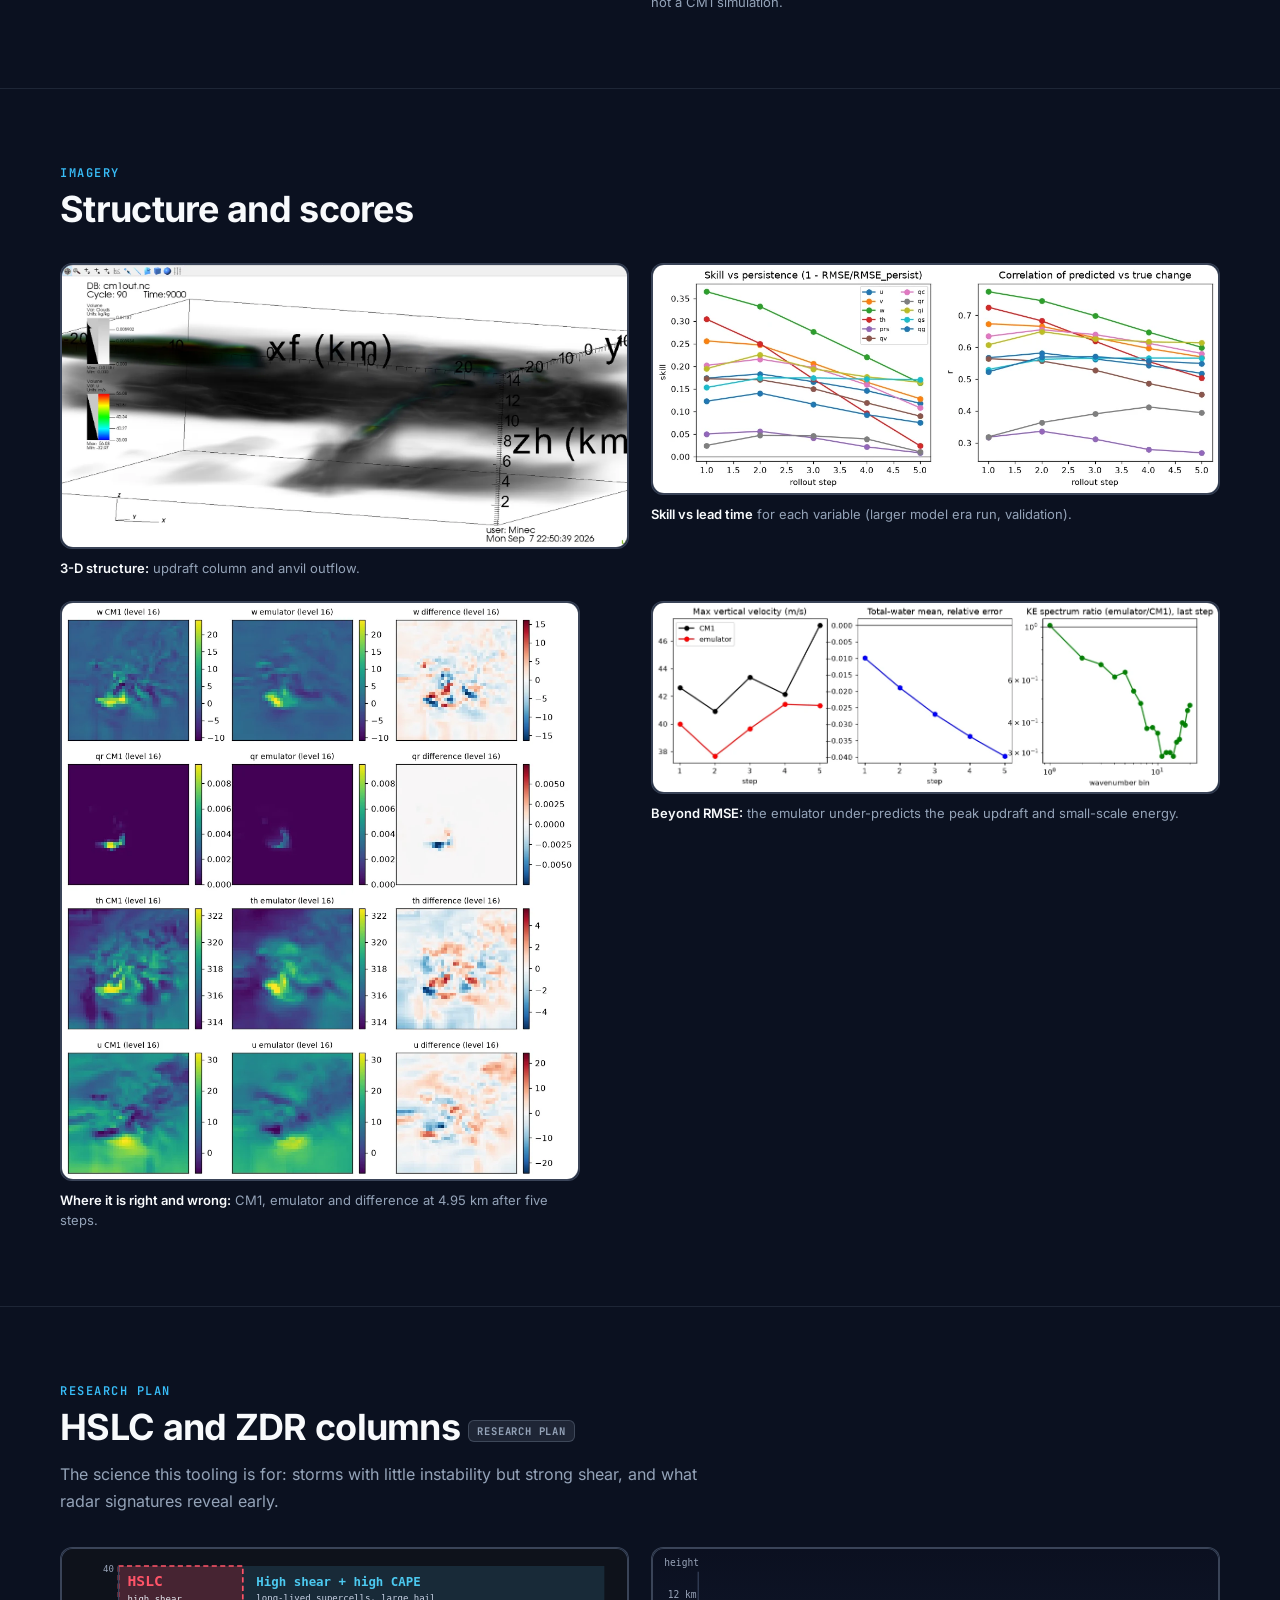
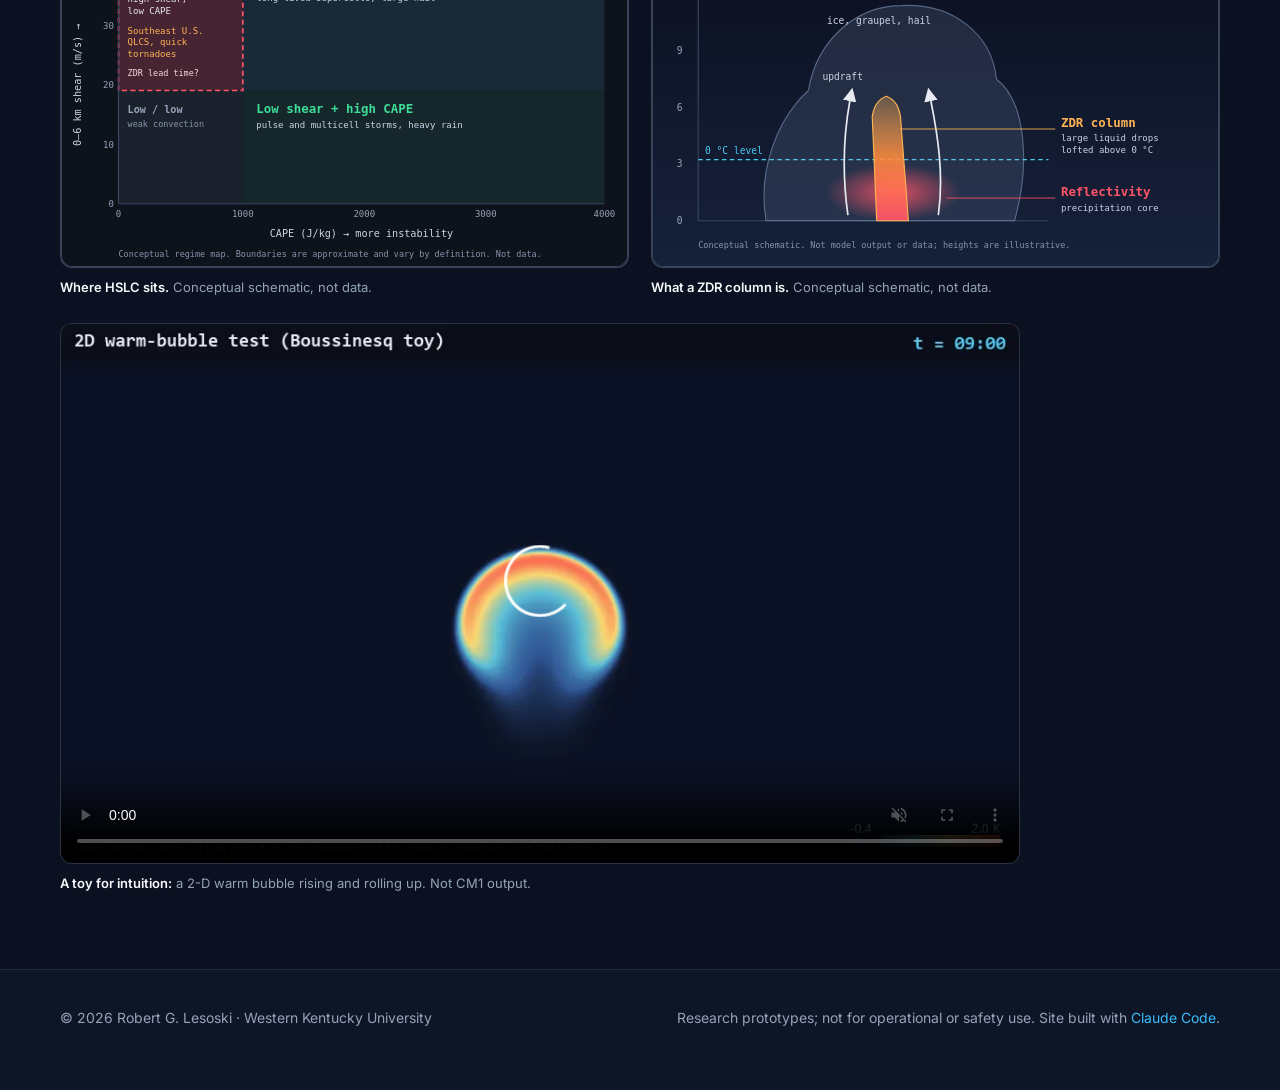
<file: nwp-lab.html>
<!doctype html>
<html lang="en" class="no-js" data-theme="dark">
<head>
<meta charset="utf-8">
<meta name="viewport" content="width=device-width, initial-scale=1">
<title>NWP Lab — CM1 Supercell Runs &amp; Neural Emulators | Robert G. Lesoski</title>
<meta name="description" content="A real CM1 supercell run, a toolkit that trains 3-D U-Net emulators on it, and honest results.">
<link rel="canonical" href="https://robertlesoski.github.io/nwp-lab.html">
<link rel="icon" href="assets/favicon.svg" type="image/svg+xml">
<meta name="theme-color" content="#0b1120">
<meta property="og:type" content="website">
<meta property="og:title" content="NWP Lab — CM1 Supercell Runs &amp; Neural Emulators | Robert G. Lesoski">
<meta property="og:description" content="A real CM1 supercell run, a toolkit that trains 3-D U-Net emulators on it, and honest results.">
<meta property="og:url" content="https://robertlesoski.github.io/nwp-lab.html">
<meta property="og:image" content="https://robertlesoski.github.io/assets/img/og-card.jpg">
<meta name="twitter:card" content="summary_large_image">
<script>try{var t=localStorage.getItem('theme');if(t==='light'||t==='dark')document.documentElement.setAttribute('data-theme',t)}catch(e){}</script>
<link rel="preload" href="assets/fonts/inter-latin.woff2" as="font" type="font/woff2" crossorigin>
<link rel="preload" href="assets/fonts/jetbrains-mono-latin.woff2" as="font" type="font/woff2" crossorigin>
<link rel="stylesheet" href="assets/css/site.css">
</head>
<body>
<a class="skip" href="#main">Skip to content</a>
<header class="site-header">
  <div class="wrap">
    <a class="brand" href="index.html">robert<b>.</b>lesoski</a>
    <nav class="nav" id="site-nav" aria-label="Primary">
      <a href="index.html#work">Work</a>
      <a href="flood.html">Flood model</a>
      <a href="nwp-lab.html" aria-current="page">NWP lab</a>
      <a href="emergency-management.html">Field &amp; EM</a>
      <a href="index.html#partners">Partners</a>
      <a href="index.html#contact">Contact</a>
    </nav>
    <button id="theme-toggle" class="icon-btn" type="button" aria-label="Switch to light theme" aria-pressed="false">☾</button>
    <button id="menu-btn" class="menu-btn" type="button" aria-label="Open menu" aria-expanded="false" aria-controls="site-nav">☰</button>
  </div>
</header>
<div class="page-hero">
  <div class="wrap">
    <div class="crumb"><a href="index.html">home</a> / NWP lab</div>
    <p class="eyebrow">Numerical weather prediction · CM1 · neural emulators</p>
    <h1 style="font-size:clamp(30px,4.4vw,46px)">NWP Lab</h1>
    <p class="lede" style="margin-bottom:0">CM1 severe-storm simulations and neural emulators, with the limits next to the results.</p>
  </div>
</div>
<main id="main">
<section id="summary" style="padding-top:36px">
  <div class="wrap">
    <div class="sec-head reveal"><p class="eyebrow">Summary</p><h2>Run the storm, train the emulator, score it honestly</h2><p class="muted">A real CM1 supercell, a toolkit that trains neural emulators on it, and results with the failures included.</p></div>
    <div class="callout info reveal"><strong>Status.</strong> <span class="pill done">built</span> a CM1 r21.1 run, the <code>cm1lab</code> toolkit and two rounds of emulators. <span class="pill plan">research plan</span> ensembles, HSLC and ZDR-column experiments. <span class="pill limit">not shown</span> generalization beyond one storm, or any speed-up.</div>
    <div class="grid g4" style="margin-bottom:26px">
      <div class="card stat"><div class="num">171</div><div class="lbl">outputs, 100 s apart</div></div>
      <div class="card stat"><div class="num">4.1<small> M</small></div><div class="lbl">parameters in the best 3-D U-Net</div></div>
      <div class="card stat"><div class="num">+22<small> %</small></div><div class="lbl">skill over "nothing changes" at +100 s</div></div>
      <div class="card stat"><div class="num">1</div><div class="lbl">storm: the limit that matters</div></div>
    </div>
    <p style="max-width:68ch">CM1 (Bryan's Cloud Model 1, r21.1) ran an idealized supercell at 600 m / 100 m resolution: 283 simulated minutes, a 60 m/s peak updraft and a 10 K cold pool. <code>cm1lab</code>, about 5,100 lines of Python with 45 tests, trains 3-D U-Nets to step the CM1 state forward and scores them against persistence. The larger, regularized model wins on held-out times, but the target in my planning gate (five times better) is not met, validation is later times of the <em>same</em> storm, and small-scale energy and peak updrafts are smoothed away.</p>
  </div>
</section>

<section id="video">
  <div class="wrap">
    <div class="sec-head reveal"><p class="eyebrow">In motion</p><h2>The storm and the emulator</h2></div>
    <div class="vgrid">
      <figure class="fig vid reveal">
  <video controls muted loop playsinline preload="none" data-autoplay width="1280" height="720" poster="assets/img/cm1-supercell-poster.webp">
    <source src="assets/video/cm1-supercell.mp4" type="video/mp4">
    Your browser can't play this video. <a href="assets/video/cm1-supercell.mp4">Download the clip</a>.
  </video>
  <figcaption><b>Real CM1 output:</b> reflectivity, updraft at 4.95 km and the cold pool across all 283 minutes.</figcaption>
</figure>
      <figure class="fig vid reveal">
  <video controls muted loop playsinline preload="none" data-autoplay width="1280" height="720" poster="assets/img/emulator-vs-cm1-poster.webp">
    <source src="assets/video/emulator-vs-cm1.mp4" type="video/mp4">
    Your browser can't play this video. <a href="assets/video/emulator-vs-cm1.mp4">Download the clip</a>.
  </video>
  <figcaption><b>One held-out rollout:</b> CM1 (left), emulator (middle), difference (right). Emulator output is not a CM1 simulation.</figcaption>
</figure>
    </div>
  </div>
</section>

<section id="figures">
  <div class="wrap">
    <div class="sec-head reveal"><p class="eyebrow">Imagery</p><h2>Structure and scores</h2></div>
    <div class="grid g2" style="gap:22px;align-items:start">
      <figure class="fig reveal">
  <button class="lb" type="button" aria-label="Enlarge: VisIt volume rendering of a CM1 supercell"><img src="assets/img/cm1-full-clouds.webp" width="1600" height="801" loading="lazy" decoding="async" alt="VisIt volume rendering of a CM1 supercell"></button>
  <figcaption><b>3-D structure:</b> updraft column and anvil outflow.</figcaption>
</figure>
      <figure class="fig reveal">
  <button class="lb" type="button" aria-label="Enlarge: Skill versus persistence by rollout step for each variable, "><img src="assets/img/emu-eval-skill.webp" width="1026" height="414" loading="lazy" decoding="async" alt="Skill versus persistence by rollout step for each variable, and correlation of predicted change"></button>
  <figcaption><b>Skill vs lead time</b> for each variable (larger model era run, validation).</figcaption>
</figure>
      <figure class="fig reveal" style="max-width:520px">
  <button class="lb" type="button" aria-label="Enlarge: CM1, emulator and difference maps for w, rain, theta and u"><img src="assets/img/emu-eval-fields.webp" width="947" height="1058" loading="lazy" decoding="async" alt="CM1, emulator and difference maps for w, rain, theta and u"></button>
  <figcaption><b>Where it is right and wrong:</b> CM1, emulator and difference at 4.95 km after five steps.</figcaption>
</figure>
      <figure class="fig reveal">
  <button class="lb" type="button" aria-label="Enlarge: Maximum updraft, total-water error and kinetic-energy spectr"><img src="assets/img/emu-eval-diagnostics.webp" width="1195" height="400" loading="lazy" decoding="async" alt="Maximum updraft, total-water error and kinetic-energy spectrum ratio"></button>
  <figcaption><b>Beyond RMSE:</b> the emulator under-predicts the peak updraft and small-scale energy.</figcaption>
</figure>
    </div>
  </div>
</section>

<section id="science">
  <div class="wrap">
    <div class="sec-head reveal"><p class="eyebrow">Research plan</p><h2>HSLC and ZDR columns <span class="pill plan">research plan</span></h2><p class="muted">The science this tooling is for: storms with little instability but strong shear, and what radar signatures reveal early.</p></div>
    <div class="grid g2" style="gap:22px;align-items:start">
      <figure class="fig reveal">
  <button class="lb" type="button" aria-label="Enlarge: Regime map of CAPE versus shear with the HSLC region shaded"><img src="assets/img/hslc-regime-schematic.svg" width="1000" height="560" loading="lazy" decoding="async" alt="Regime map of CAPE versus shear with the HSLC region shaded"></button>
  <figcaption><b>Where HSLC sits.</b> Conceptual schematic, not data.</figcaption>
</figure>
      <figure class="fig reveal">
  <button class="lb" type="button" aria-label="Enlarge: Schematic of a ZDR column above the freezing level"><img src="assets/img/zdr-column-schematic.svg" width="1000" height="560" loading="lazy" decoding="async" alt="Schematic of a ZDR column above the freezing level"></button>
  <figcaption><b>What a ZDR column is.</b> Conceptual schematic, not data.</figcaption>
</figure>
    </div>
    <div style="margin-top:26px;max-width:960px"><figure class="fig vid reveal">
  <video controls muted loop playsinline preload="none" data-autoplay width="1024" height="576" poster="assets/img/bubble-poster.webp">
    <source src="assets/video/bubble.mp4" type="video/mp4">
    Your browser can't play this video. <a href="assets/video/bubble.mp4">Download the clip</a>.
  </video>
  <figcaption><b>A toy for intuition:</b> a 2-D warm bubble rising and rolling up. Not CM1 output.</figcaption>
</figure></div>
  </div>
</section>

</main>

<footer class="site-footer">
  <div class="wrap">
    <p>© <span id="yr">2026</span> Robert G. Lesoski · Western Kentucky University</p>
    <p>Research prototypes; not for operational or safety use. Site built with <a href="https://claude.com/claude-code" rel="noopener">Claude Code</a>.</p>
  </div>
</footer>

<script src="assets/js/site.js"></script>
</body>
</html>
</file>
<file: assets/css/site.css>
/* ==========================================================================
   Robert G. Lesoski: site stylesheet (scientific console theme)
   Dark-first with an optional light mode. No framework, no build step.
   Accents are reserved for interaction, metrics and validation status:
     cyan  = interactive / active / metric      amber = caution / not validated
   ========================================================================== */

@font-face {
  font-family: "Inter"; font-style: normal; font-weight: 400 700; font-display: swap;
  src: url("../fonts/inter-latin.woff2") format("woff2");
}
@font-face {
  font-family: "JetBrains Mono"; font-style: normal; font-weight: 400 700; font-display: swap;
  src: url("../fonts/jetbrains-mono-latin.woff2") format("woff2");
}

:root {
  --bg: #0b1120;
  --bg-2: #0d1526;
  --panel: #111827;
  --panel-2: #172033;
  --line: rgba(148, 163, 184, .14);
  --line-2: rgba(148, 163, 184, .28);
  --text: #f8fafc;
  --muted: #94a3b8;
  --faint: #7d8ba1;
  --accent: #38bdf8;
  --accent-ink: #04111d;
  --accent-strong: #0284c7;
  --accent-2: #38bdf8;       /* alias: data / links */
  --accent-3: #7dd3fc;       /* lighter cyan for secondary highlights */
  --good: #34d399;
  --warn: #f59e0b;
  --bad: #f87171;
  --code-bg: #0a101d;
  --glow: 0 0 0 1px rgba(56, 189, 248, .35), 0 10px 34px rgba(2, 132, 199, .16);
  --shadow: 0 12px 34px rgba(0, 0, 0, .38);
  --radius: 14px;
  --measure: 68ch;
  --mono: "JetBrains Mono", ui-monospace, "Cascadia Code", "SF Mono", Menlo, Consolas, "Liberation Mono", monospace;
  --sans: "Inter", system-ui, -apple-system, "Segoe UI", Roboto, "Helvetica Neue", Arial, sans-serif;
  color-scheme: dark;
}

:root[data-theme="light"] {
  --bg: #f8fafc;
  --bg-2: #f1f5f9;
  --panel: #ffffff;
  --panel-2: #f1f5f9;
  --line: rgba(15, 23, 42, .12);
  --line-2: rgba(15, 23, 42, .24);
  --text: #0f172a;
  --muted: #475569;
  --faint: #5b6a80;
  --accent: #0369a1;
  --accent-ink: #ffffff;
  --accent-strong: #075985;
  --accent-2: #0369a1;
  --accent-3: #0c4a6e;
  --good: #047857;
  --warn: #b45309;
  --bad: #b91c1c;
  --code-bg: #eef2f7;
  --glow: 0 0 0 1px rgba(3, 105, 161, .4), 0 10px 30px rgba(3, 105, 161, .12);
  --shadow: 0 10px 28px rgba(15, 23, 42, .10);
  color-scheme: light;
}

* { box-sizing: border-box; }
html { scroll-behavior: smooth; scroll-padding-top: 84px; }
body {
  margin: 0; background: var(--bg); color: var(--text);
  font: 16px/1.7 var(--sans); -webkit-font-smoothing: antialiased; text-rendering: optimizeLegibility;
}
img, svg, canvas, video { max-width: 100%; }
a { color: var(--accent); text-decoration: none; }
a:hover { text-decoration: underline; text-underline-offset: 3px; }
:focus-visible { outline: 2px solid var(--accent); outline-offset: 3px; border-radius: 4px; }
::selection { background: color-mix(in srgb, var(--accent) 32%, transparent); }

.skip { position: absolute; left: -999px; top: 8px; background: var(--accent); color: var(--accent-ink); padding: 8px 14px; border-radius: 8px; z-index: 100; font-weight: 600; }
.skip:focus { left: 8px; }
.wrap { width: min(1160px, 100% - 40px); margin-inline: auto; }

/* ---------- header / nav ---------- */
.site-header {
  position: sticky; top: 0; z-index: 60;
  background: color-mix(in srgb, var(--bg) 78%, transparent);
  backdrop-filter: saturate(170%) blur(14px); -webkit-backdrop-filter: saturate(170%) blur(14px);
  border-bottom: 1px solid var(--line);
}
.site-header .wrap { display: flex; align-items: center; gap: 12px; min-height: 62px; }
.brand { font: 600 15px var(--mono); color: var(--text); letter-spacing: .1px; white-space: nowrap; }
.brand b { color: var(--accent); font-weight: 700; }
.brand:hover { text-decoration: none; }
.nav { display: flex; gap: 2px; margin-left: auto; }
.nav a {
  position: relative; color: var(--muted); font-size: 14px; font-weight: 500; padding: 9px 12px; border-radius: 8px; white-space: nowrap;
}
.nav a:hover { color: var(--text); background: color-mix(in srgb, var(--accent) 8%, transparent); text-decoration: none; }
.nav a[aria-current] { color: var(--text); }
.nav a[aria-current]::after {
  content: ""; position: absolute; left: 12px; right: 12px; bottom: 3px; height: 2px; border-radius: 2px; background: var(--accent);
}
.icon-btn, .menu-btn {
  border: 1px solid var(--line-2); background: var(--panel); color: var(--text);
  width: 38px; height: 38px; border-radius: 10px; cursor: pointer; font-size: 16px; flex: none; line-height: 1;
}
.icon-btn:hover, .menu-btn:hover { border-color: var(--accent); color: var(--accent); }
.menu-btn { display: none; }
@media (max-width: 960px) {
  .menu-btn { display: inline-grid; place-items: center; }
  .site-header .icon-btn { margin-left: auto; }
  .nav {
    display: none; position: absolute; left: 0; right: 0; top: 100%; flex-direction: column; gap: 2px; margin: 0;
    padding: 10px 20px 16px; background: var(--bg); border-bottom: 1px solid var(--line); box-shadow: var(--shadow);
  }
  .nav.open { display: flex; }
  .nav a { padding: 12px 10px; font-size: 15px; }
  .nav a[aria-current]::after { left: 10px; right: auto; width: 28px; bottom: 6px; }
}

/* ---------- hero ---------- */
.hero { position: relative; overflow: hidden; border-bottom: 1px solid var(--line); }
.hero-bg, .hero-grid-bg { position: absolute; inset: 0; pointer-events: none; }
.hero-bg {
  background: var(--accent); opacity: .13;
  -webkit-mask: url("../img/topo.svg") center / cover no-repeat; mask: url("../img/topo.svg") center / cover no-repeat;
}
.hero-grid-bg {
  opacity: .5;
  background-image:
    linear-gradient(to right, var(--line) 1px, transparent 1px),
    linear-gradient(to bottom, var(--line) 1px, transparent 1px);
  background-size: 64px 64px;
  -webkit-mask: radial-gradient(ellipse 80% 90% at 70% 40%, #000 20%, transparent 75%); mask: radial-gradient(ellipse 80% 90% at 70% 40%, #000 20%, transparent 75%);
}
.hero::after {
  content: ""; position: absolute; inset: 0; pointer-events: none;
  background: radial-gradient(800px 380px at 12% 0%, color-mix(in srgb, var(--accent) 12%, transparent), transparent 62%),
              linear-gradient(to bottom, transparent 62%, var(--bg));
}
.hero .wrap { position: relative; z-index: 2; padding: 84px 0 76px; display: grid; gap: 48px; grid-template-columns: 1.2fr .8fr; align-items: center; }
.eyebrow { font: 600 12px var(--mono); letter-spacing: 1.5px; text-transform: uppercase; color: var(--accent); margin: 0 0 14px; }
h1 { font-size: clamp(34px, 5.2vw, 58px); line-height: 1.07; margin: 0 0 20px; letter-spacing: -1.4px; font-weight: 700; }
h1 .grad { color: var(--accent); }
.lede { color: var(--muted); font-size: clamp(16px, 1.5vw, 19px); max-width: var(--measure); margin: 0 0 28px; }
.cta { display: flex; gap: 12px; flex-wrap: wrap; }
.btn {
  display: inline-flex; align-items: center; gap: 8px; padding: 11px 18px; border-radius: 10px; font-weight: 600; font-size: 15px;
  border: 1px solid var(--line-2); background: var(--panel); color: var(--text); cursor: pointer; transition: border-color .2s, box-shadow .2s, transform .2s;
}
.btn:hover { text-decoration: none; border-color: var(--accent); box-shadow: var(--glow); }
.btn.primary { background: var(--accent); border-color: var(--accent); color: var(--accent-ink); }
.btn.primary:hover { filter: brightness(1.07); }

/* terminal / profile readout */
.term {
  background: var(--code-bg); border: 1px solid var(--line-2); border-radius: var(--radius); box-shadow: var(--shadow);
  font: 13px/1.75 var(--mono); overflow: hidden;
}
.term-bar { display: flex; gap: 7px; align-items: center; padding: 10px 14px; border-bottom: 1px solid var(--line); background: var(--panel); }
.term-bar i { width: 10px; height: 10px; border-radius: 50%; background: var(--line-2); display: block; }
.term-bar span { margin-left: 8px; color: var(--faint); font-size: 12px; }
.term pre { margin: 0; padding: 16px 18px; overflow-x: auto; white-space: pre; }
.k { color: var(--accent); } .s { color: var(--text); } .c { color: var(--faint); } .n { color: var(--warn); } .p { color: var(--accent-3); } .r { color: var(--warn); }

/* ---------- sections ---------- */
section { padding: 76px 0; }
section + section { border-top: 1px solid var(--line); }
.sec-head { margin-bottom: 32px; max-width: 78ch; }
.sec-head .eyebrow { margin-bottom: 8px; }
h2 { font-size: clamp(26px, 3.2vw, 36px); line-height: 1.16; margin: 0 0 12px; letter-spacing: -.7px; font-weight: 700; }
h3 { font-size: 19px; margin: 0 0 8px; letter-spacing: -.2px; font-weight: 650; }
h4 { font-size: 13px; margin: 0 0 6px; color: var(--muted); font-family: var(--mono); font-weight: 600; letter-spacing: .4px; text-transform: uppercase; }
p { margin: 0 0 14px; max-width: var(--measure); }
.card p, .callout p, td p, figcaption, .sec-head p, .tool p { max-width: none; }
.sec-head p { max-width: var(--measure); }
.muted { color: var(--muted); }
.mono { font-family: var(--mono); }
ul.tight, ol.tight { padding-left: 20px; margin: 0 0 14px; max-width: var(--measure); }
ul.tight li, ol.tight li { margin: 6px 0; }

.grid { display: grid; gap: 18px; }
.g2 { grid-template-columns: repeat(2, 1fr); }
.g3 { grid-template-columns: repeat(3, 1fr); }
.g4 { grid-template-columns: repeat(4, 1fr); }
.card {
  background: var(--panel); border: 1px solid var(--line); border-radius: var(--radius); padding: 22px;
  transition: border-color .2s, transform .2s, box-shadow .2s;
}
a.card { color: inherit; display: block; }
a.card:hover, .card.hoverable:hover { text-decoration: none; border-color: color-mix(in srgb, var(--accent) 60%, var(--line)); transform: translateY(-2px); box-shadow: var(--glow); }
.card .kicker { font: 600 11px var(--mono); letter-spacing: 1.1px; text-transform: uppercase; color: var(--accent); margin-bottom: 8px; }
.card p:last-child { margin-bottom: 0; }

.stat { padding: 18px 20px; }
.stat .num { font: 700 30px/1.1 var(--mono); letter-spacing: -1px; color: var(--text); }
.stat .num small { font-size: 15px; color: var(--accent); font-weight: 500; letter-spacing: 0; }
.stat .lbl { color: var(--muted); font-size: 13px; margin-top: 6px; line-height: 1.5; }

.tags { display: flex; flex-wrap: wrap; gap: 8px; margin: 14px 0 0; padding: 0; list-style: none; }
.tag {
  font: 12px var(--mono); padding: 4px 10px; border-radius: 999px; border: 1px solid var(--line-2);
  background: var(--panel-2); color: var(--muted);
}
.tag.hl { color: var(--accent); border-color: color-mix(in srgb, var(--accent) 50%, var(--line)); }
.pill {
  display: inline-block; font: 700 10.5px var(--mono); letter-spacing: .8px; text-transform: uppercase;
  padding: 3px 8px; border-radius: 6px; vertical-align: middle; border: 1px solid transparent;
}
.pill.done { background: color-mix(in srgb, var(--good) 14%, transparent); color: var(--good); border-color: color-mix(in srgb, var(--good) 35%, transparent); }
.pill.limit { background: color-mix(in srgb, var(--warn) 14%, transparent); color: var(--warn); border-color: color-mix(in srgb, var(--warn) 38%, transparent); }
.pill.plan { background: color-mix(in srgb, var(--muted) 14%, transparent); color: var(--muted); border-color: var(--line-2); }
.pill.live { background: color-mix(in srgb, var(--accent) 14%, transparent); color: var(--accent); border-color: color-mix(in srgb, var(--accent) 40%, transparent); }

.callout {
  border: 1px solid color-mix(in srgb, var(--warn) 45%, var(--line)); background: color-mix(in srgb, var(--warn) 7%, var(--panel));
  border-left: 3px solid var(--warn); border-radius: var(--radius); padding: 16px 20px; margin: 0 0 24px;
}
.callout strong:first-child { color: var(--warn); }
.callout.info { border-color: color-mix(in srgb, var(--accent) 45%, var(--line)); border-left-color: var(--accent); background: color-mix(in srgb, var(--accent) 6%, var(--panel)); }
.callout.info strong:first-child { color: var(--accent); }

/* ---------- code ---------- */
code { font-family: var(--mono); font-size: .88em; background: var(--code-bg); padding: 2px 6px; border-radius: 6px; border: 1px solid var(--line); }
pre.code {
  position: relative; background: var(--code-bg); border: 1px solid var(--line-2); border-radius: 12px; margin: 0 0 18px;
  padding: 16px 18px; overflow-x: auto; font: 13px/1.65 var(--mono);
}
pre.code code { background: none; border: 0; padding: 0; font-size: inherit; }
.copy {
  position: absolute; top: 8px; right: 8px; font: 11px var(--mono); padding: 4px 9px; border-radius: 6px;
  border: 1px solid var(--line-2); background: var(--panel); color: var(--muted); cursor: pointer;
}
.copy:hover { color: var(--text); border-color: var(--accent); }

/* ---------- tables ---------- */
.tbl-wrap { overflow-x: auto; border: 1px solid var(--line); border-radius: 12px; background: var(--panel); margin: 0 0 20px; }
table { border-collapse: collapse; width: 100%; font-size: 14px; }
th, td { padding: 10px 14px; text-align: left; border-bottom: 1px solid var(--line); vertical-align: top; }
th { font: 600 11.5px var(--mono); letter-spacing: .6px; text-transform: uppercase; color: var(--muted); background: var(--panel-2); position: sticky; top: 0; white-space: nowrap; }
tr:last-child td { border-bottom: 0; }
td.num, th.num { text-align: right; font-family: var(--mono); font-variant-numeric: tabular-nums; }
tbody tr:hover td { background: color-mix(in srgb, var(--accent) 5%, transparent); }
td.pos { color: var(--good); } td.neg { color: var(--bad); }

/* ---------- timeline ---------- */
.timeline { list-style: none; margin: 0; padding: 0 0 0 22px; border-left: 1px solid var(--line-2); max-width: var(--measure); }
.timeline li { position: relative; padding: 0 0 22px 20px; }
.timeline li::before {
  content: ""; position: absolute; left: -28px; top: 8px; width: 11px; height: 11px; border-radius: 50%;
  background: var(--bg); border: 2px solid var(--accent);
}
.timeline time { font: 600 12px var(--mono); color: var(--accent); display: block; margin-bottom: 2px; letter-spacing: .3px; }
.timeline h4.era { margin: 6px 0 14px -20px; padding-left: 0; color: var(--faint); }
.timeline li.early::before { border-color: var(--faint); }

/* ---------- readiness ladder ---------- */
.ladder { list-style: none; margin: 0; padding: 0; display: grid; gap: 12px; counter-reset: rung; }
.ladder li {
  counter-increment: rung; display: grid; grid-template-columns: 54px 1fr auto; gap: 16px; align-items: start;
  background: var(--panel); border: 1px solid var(--line); border-radius: var(--radius); padding: 16px 18px;
}
.ladder li::before {
  content: "L" counter(rung, decimal); font: 700 18px var(--mono); color: var(--accent);
  width: 46px; height: 46px; display: grid; place-items: center; border-radius: 10px; background: var(--panel-2); border: 1px solid var(--line-2);
}
.ladder h3 { margin-bottom: 4px; font-size: 16px; }
.ladder p { margin: 0; color: var(--muted); font-size: 14.5px; }
.ladder .ev { font: 12.5px var(--mono); color: var(--faint); margin-top: 6px; display: block; }

/* ---------- tools / calculators ---------- */
.tool { background: var(--panel); border: 1px solid var(--line); border-radius: var(--radius); padding: 22px; }
.tool .row { display: grid; gap: 12px; grid-template-columns: repeat(auto-fit, minmax(130px, 1fr)); margin-bottom: 14px; }
label.f { display: grid; gap: 5px; font: 600 11.5px var(--mono); letter-spacing: .4px; color: var(--muted); text-transform: uppercase; }
input[type="number"], input[type="search"], input[type="text"], select {
  width: 100%; background: var(--code-bg); color: var(--text); border: 1px solid var(--line-2); border-radius: 9px;
  padding: 9px 11px; font: 14px var(--mono);
}
input:focus, select:focus { outline: 2px solid var(--accent); outline-offset: 1px; }
input[type="range"] { width: 100%; accent-color: var(--accent); }
.out { display: grid; gap: 10px; grid-template-columns: repeat(auto-fit, minmax(150px, 1fr)); }
.out .o { background: var(--code-bg); border: 1px solid var(--line); border-radius: 10px; padding: 12px 14px; }
.out .o b { display: block; font: 700 20px var(--mono); letter-spacing: -.5px; }
.out .o span { font-size: 12px; color: var(--muted); }
.note { font-size: 13px; color: var(--faint); margin-top: 12px; }

.chart { width: 100%; height: auto; display: block; }
.chart text { font: 11px var(--mono); fill: var(--muted); }
.chart .axis { stroke: var(--line-2); }
.chart .grid-l { stroke: var(--line-2); stroke-dasharray: 3 4; opacity: .55; }
.legend { display: flex; gap: 16px; flex-wrap: wrap; font: 12px var(--mono); color: var(--muted); margin-top: 8px; }
.legend i { display: inline-block; width: 10px; height: 10px; border-radius: 3px; margin-right: 6px; vertical-align: -1px; }

.diagram { background: var(--panel); border: 1px solid var(--line); border-radius: var(--radius); padding: 14px; overflow-x: auto; }
.diagram svg { min-width: 720px; }
.diagram svg text { font: 12px var(--mono); fill: var(--text); }
.diagram svg .sub { fill: var(--muted); font-size: 10.5px; }
.diagram svg .box { fill: var(--panel-2); stroke: var(--line-2); }
.diagram svg .box.hot { stroke: var(--warn); }
.diagram svg .box.cool { stroke: var(--accent); }
.diagram svg .arrow { stroke: var(--faint); fill: none; stroke-width: 1.5; }
.diagram svg .arrowhead { fill: var(--faint); }

.eq {
  background: var(--code-bg); border: 1px solid var(--line); border-left: 3px solid var(--accent); border-radius: 10px;
  padding: 14px 18px; margin: 0 0 18px; overflow-x: auto; font-size: 15px;
}
.eq .cap { font: 11px var(--mono); color: var(--faint); text-transform: uppercase; letter-spacing: 1px; margin-bottom: 4px; display: block; }

.toc { position: sticky; top: 90px; align-self: start; font-size: 14px; }
.toc a { display: block; color: var(--muted); padding: 5px 0 5px 12px; border-left: 2px solid var(--line); }
.toc a:hover { color: var(--text); text-decoration: none; border-color: var(--accent); }
.toc a.on { color: var(--text); border-color: var(--accent); }
.with-toc { display: grid; grid-template-columns: 210px 1fr; gap: 40px; }
.with-toc > div { min-width: 0; }

.page-hero { position: relative; overflow: hidden; padding: 56px 0 36px; border-bottom: 1px solid var(--line); }
.page-hero::before {
  content: ""; position: absolute; inset: 0; background: var(--accent); opacity: .08; pointer-events: none;
  -webkit-mask: url("../img/topo.svg") center / cover no-repeat; mask: url("../img/topo.svg") center / cover no-repeat;
}
.page-hero .wrap { position: relative; }
.crumb { font: 12px var(--mono); color: var(--faint); margin-bottom: 14px; }
.crumb a { color: var(--muted); }

.site-footer { border-top: 1px solid var(--line); padding: 36px 0 60px; color: var(--muted); font-size: 14px; background: var(--bg-2); }
.site-footer .wrap { display: flex; flex-wrap: wrap; gap: 14px 28px; justify-content: space-between; }
.site-footer p { margin: 0; max-width: none; }

.reveal { opacity: 0; transform: translateY(10px); transition: opacity .5s ease, transform .5s ease; }
.reveal.in { opacity: 1; transform: none; }
.no-js .reveal { opacity: 1; transform: none; }
@media (prefers-reduced-motion: reduce) {
  html { scroll-behavior: auto; }
  .reveal { opacity: 1; transform: none; transition: none; }
  .card, .btn { transition: none; }
}

/* ==========================================================================
   Media: figures, gallery, lightbox, compare slider, card thumbnails
   ========================================================================== */
.fig { margin: 0; }
.fig img { width: 100%; height: auto; display: block; border-radius: 12px; border: 1px solid var(--line-2); background: var(--panel-2); }
.fig figcaption, .cap { font-size: 13px; color: var(--muted); margin-top: 9px; line-height: 1.55; }
.fig figcaption b { color: var(--text); font-weight: 600; }
.credit { font-size: 12px; color: var(--faint); }

.gallery { display: grid; gap: 14px; grid-template-columns: repeat(auto-fill, minmax(250px, 1fr)); }
.gallery .shot { margin: 0; }
button.lb {
  display: block; width: 100%; padding: 0; border: 1px solid var(--line-2); border-radius: 12px; overflow: hidden; cursor: zoom-in;
  background: var(--panel-2); position: relative; transition: border-color .2s, transform .2s, box-shadow .2s; color: inherit;
}
button.lb:hover { border-color: var(--accent); transform: translateY(-2px); box-shadow: var(--glow); }
.gallery button.lb img { display: block; width: 100%; height: auto; aspect-ratio: 16 / 9; object-fit: cover; }
.gallery .shot figcaption { font-size: 12.5px; color: var(--muted); margin-top: 7px; line-height: 1.45; }
.gallery .shot.wide { grid-column: span 2; }
@media (max-width: 620px) { .gallery .shot.wide { grid-column: auto; } }

.lightbox {
  position: fixed; inset: 0; z-index: 200; display: none; align-items: center; justify-content: center; flex-direction: column;
  background: rgba(3, 6, 14, .93); padding: 24px; gap: 12px;
}
.lightbox.open { display: flex; }
.lightbox img { max-width: min(1400px, 96vw); max-height: 80vh; width: auto; height: auto; border-radius: 10px; box-shadow: 0 20px 60px rgba(0,0,0,.6); }
.lightbox .lb-cap { color: #d6deec; font-size: 14px; max-width: 900px; text-align: center; }
.lightbox .lb-btn {
  position: absolute; top: 50%; transform: translateY(-50%); width: 46px; height: 46px; border-radius: 50%;
  border: 1px solid rgba(255,255,255,.25); background: rgba(17,24,39,.85); color: #fff; font-size: 22px; cursor: pointer;
}
.lightbox .lb-prev { left: 14px; } .lightbox .lb-next { right: 14px; }
.lightbox .lb-close { top: 18px; right: 18px; transform: none; }
.lightbox .lb-btn:hover { background: rgba(2,132,199,.8); }

.compare { position: relative; border-radius: 12px; overflow: hidden; border: 1px solid var(--line-2); background: var(--panel-2); --pos: 50%; user-select: none; touch-action: pan-y; }
.compare img { display: block; width: 100%; height: auto; }
.compare .after { position: absolute; inset: 0; clip-path: inset(0 0 0 var(--pos)); }
.compare .after img { height: 100%; object-fit: cover; }
.compare .bar { position: absolute; top: 0; bottom: 0; left: var(--pos); width: 2px; background: #fff; box-shadow: 0 0 0 1px rgba(0,0,0,.35); pointer-events: none; }
.compare .bar::after { content: "⇆"; position: absolute; top: 50%; left: 50%; transform: translate(-50%, -50%); width: 38px; height: 38px; border-radius: 50%; background: #fff; color: #111; display: grid; place-items: center; font-size: 17px; box-shadow: 0 2px 10px rgba(0,0,0,.4); }
.compare .tagl, .compare .tagr { position: absolute; top: 10px; font: 700 11px var(--mono); letter-spacing: .6px; padding: 4px 9px; border-radius: 6px; background: rgba(8,12,20,.78); color: #fff; pointer-events: none; }
.compare .tagl { left: 10px; } .compare .tagr { right: 10px; }
.compare input[type="range"] { position: absolute; inset: 0; width: 100%; height: 100%; opacity: 0; cursor: ew-resize; margin: 0; }
.compare input[type="range"]:focus-visible + .bar::after { outline: 3px solid var(--accent); }

.card .thumb { margin: -22px -22px 16px; border-radius: var(--radius) var(--radius) 0 0; overflow: hidden; border-bottom: 1px solid var(--line); background: var(--panel-2); }
.card .thumb img { display: block; width: 100%; height: auto; aspect-ratio: 16 / 9; object-fit: cover; transition: transform .4s; }
a.card:hover .thumb img, .card.hoverable:hover .thumb img { transform: scale(1.03); }

.media-band { padding: 0; border-top: 0; }
.media-band .fig img { border-radius: var(--radius); }
.schematic { background: var(--panel); border: 1px solid var(--line); border-radius: var(--radius); padding: 14px; }
.schematic svg text { font: 12px var(--mono); fill: var(--text); }
.schematic svg .sub { fill: var(--muted); font-size: 10.5px; }

/* step cards (HTML flow diagrams) */
.steps { list-style: none; margin: 0 0 12px; padding: 0; display: grid; grid-template-columns: repeat(7, 1fr); gap: 10px; counter-reset: s; }
.steps.six { grid-template-columns: repeat(6, 1fr); }
.steps.five { grid-template-columns: repeat(5, 1fr); }
.step { position: relative; background: var(--panel); border: 1px solid var(--line); border-radius: 12px; padding: 12px 12px 14px; font-size: 13px; line-height: 1.45; }
.step b { display: block; font: 700 12.5px var(--mono); margin-bottom: 6px; }
.step span { color: var(--muted); }
.step.cool { border-color: color-mix(in srgb, var(--accent) 55%, var(--line)); }
.step.hot { border-color: color-mix(in srgb, var(--warn) 60%, var(--line)); }
.step:not(:last-child)::after { content: "→"; position: absolute; right: -9px; top: 12px; font-size: 13px; color: var(--faint); background: var(--bg); line-height: 1; z-index: 1; }
@media (max-width: 1000px) { .steps, .steps.six, .steps.five { grid-template-columns: repeat(3, 1fr); } .step::after { display: none; } }
@media (max-width: 560px) { .steps, .steps.six, .steps.five { grid-template-columns: repeat(2, 1fr); } }

/* video */
.vid video { display: block; width: 100%; height: auto; border-radius: 12px; border: 1px solid var(--line-2); background: #060a14; }
.vgrid { display: grid; gap: 22px; grid-template-columns: repeat(auto-fit, minmax(min(100%, 420px), 1fr)); align-items: start; }

/* ==========================================================================
   New: filter pills, work cards, status readouts, bento, photo strip
   ========================================================================== */
.filters { display: flex; flex-wrap: wrap; gap: 8px; margin: 0 0 22px; }
.filters button {
  font: 600 12.5px var(--mono); letter-spacing: .2px; padding: 8px 14px; border-radius: 999px; cursor: pointer;
  border: 1px solid var(--line-2); background: var(--panel); color: var(--muted); transition: border-color .2s, color .2s, background .2s;
}
.filters button:hover { color: var(--text); border-color: var(--accent); }
.filters button[aria-pressed="true"] { background: color-mix(in srgb, var(--accent) 16%, var(--panel)); color: var(--accent); border-color: color-mix(in srgb, var(--accent) 60%, var(--line)); }
.work-grid { display: grid; gap: 18px; grid-template-columns: repeat(3, 1fr); }
.work-card { display: flex; flex-direction: column; }
.work-card[hidden] { display: none; }
.work-card .body { display: flex; flex-direction: column; flex: 1; }
.work-card .body .tags { margin-top: auto; padding-top: 14px; }
.work-card h3 { font-size: 18px; }
.work-card .more { margin-top: 12px; font: 600 12.5px var(--mono); }
.work-card .thumb img[data-fallback], .missing-box { background: var(--panel-2); }
.work-count { font: 12px var(--mono); color: var(--faint); margin: -8px 0 16px; }

.status-row { display: flex; flex-wrap: wrap; gap: 6px 8px; margin-top: 12px; }
.badge { font: 600 11px var(--mono); letter-spacing: .4px; padding: 3px 9px; border-radius: 6px; border: 1px solid var(--line-2); color: var(--muted); }
.badge.cyan { color: var(--accent); border-color: color-mix(in srgb, var(--accent) 45%, var(--line)); }
.badge.amber { color: var(--warn); border-color: color-mix(in srgb, var(--warn) 45%, var(--line)); }
.badge.green { color: var(--good); border-color: color-mix(in srgb, var(--good) 45%, var(--line)); }

.bento { display: grid; gap: 16px; grid-template-columns: repeat(3, 1fr); }
.bento .card h3 { font-size: 17px; }
.photo { margin: 0; }
.photo .frame { position: relative; border: 1px solid var(--line-2); border-radius: 12px; overflow: hidden; background: var(--panel-2); aspect-ratio: 4 / 3; }
.photo .frame img { width: 100%; height: 100%; object-fit: cover; display: block; }
.photo button.lb { height: 100%; border: 0; border-radius: 0; }
.photo figcaption { font: 12px/1.5 var(--mono); color: var(--muted); margin-top: 8px; }
.photo figcaption b { color: var(--text); font-weight: 600; }
.photo.missing .frame {
  display: grid; place-items: center; text-align: center; padding: 18px;
  background: repeating-linear-gradient(45deg, var(--panel-2), var(--panel-2) 10px, var(--panel) 10px, var(--panel) 20px);
  border-style: dashed;
}
.photo.missing .frame img, .photo.missing .frame button { display: none; }
.photo.missing .frame::after { content: attr(data-missing); font: 12px/1.5 var(--mono); color: var(--faint); max-width: 28ch; }
.thumb.missing { display: grid; place-items: center; min-height: 160px; background: repeating-linear-gradient(45deg, var(--panel-2), var(--panel-2) 10px, var(--panel) 10px, var(--panel) 20px); }
.thumb.missing img { display: none; }
.thumb.missing::after { content: attr(data-missing); font: 12px/1.5 var(--mono); color: var(--faint); padding: 14px; text-align: center; }
.fig.missing img { display: none; }
.fig.missing::before { content: attr(data-missing); display: grid; place-items: center; min-height: 160px; border: 1px dashed var(--line-2); border-radius: 12px; padding: 16px; text-align: center; font: 12px/1.5 var(--mono); color: var(--faint); background: var(--panel-2); }

.readout { display: grid; grid-template-columns: repeat(auto-fit, minmax(150px, 1fr)); gap: 10px; }
.readout .o { background: var(--code-bg); border: 1px solid var(--line); border-radius: 10px; padding: 12px 14px; }
.readout .o b { display: block; font: 700 19px var(--mono); letter-spacing: -.4px; color: var(--text); }
.readout .o span { font-size: 12px; color: var(--muted); }

dl.spec { display: grid; grid-template-columns: max-content 1fr; gap: 6px 18px; margin: 0 0 16px; font-size: 14.5px; max-width: var(--measure); }
dl.spec dt { font: 600 12.5px var(--mono); color: var(--muted); padding-top: 2px; }
dl.spec dd { margin: 0; }

/* ---------- responsive ---------- */
@media (max-width: 1000px) {
  .hero .wrap { grid-template-columns: 1fr; padding: 56px 0 50px; gap: 34px; }
  .g3, .g4, .work-grid, .bento { grid-template-columns: repeat(2, 1fr); }
  .with-toc { grid-template-columns: 1fr; }
  .toc { display: none; }
}
@media (max-width: 640px) {
  section { padding: 50px 0; }
  .g2, .g3, .g4, .work-grid, .bento { grid-template-columns: 1fr; }
  .ladder li { grid-template-columns: 1fr; }
  .ladder li::before { width: 40px; height: 40px; }
  .brand { font-size: 13px; }
  dl.spec { grid-template-columns: 1fr; }
  .hero .wrap { padding: 44px 0 40px; }
}
@media print {
  .site-header, .hero-bg, .hero-grid-bg, .copy, .icon-btn, .menu-btn, .toc, .filters { display: none !important; }
  body { background: #fff; color: #000; }
  .card, .tool, .tbl-wrap { border-color: #bbb; }
}

/* chart containers */
.chartbox { background: var(--panel); border: 1px solid var(--line); border-radius: var(--radius); padding: 10px 12px; min-width: 0; }
.chartbox svg { display: block; width: 100%; height: auto; }
.grid > div, .grid > figure { min-width: 0; }
.card .thumb.contain img { object-fit: contain; background: #0f0f10; }
@media (max-width: 760px) {
  .chartbox { overflow-x: auto; -webkit-overflow-scrolling: touch; }
  .chartbox svg { min-width: 640px; }
}
</file>
